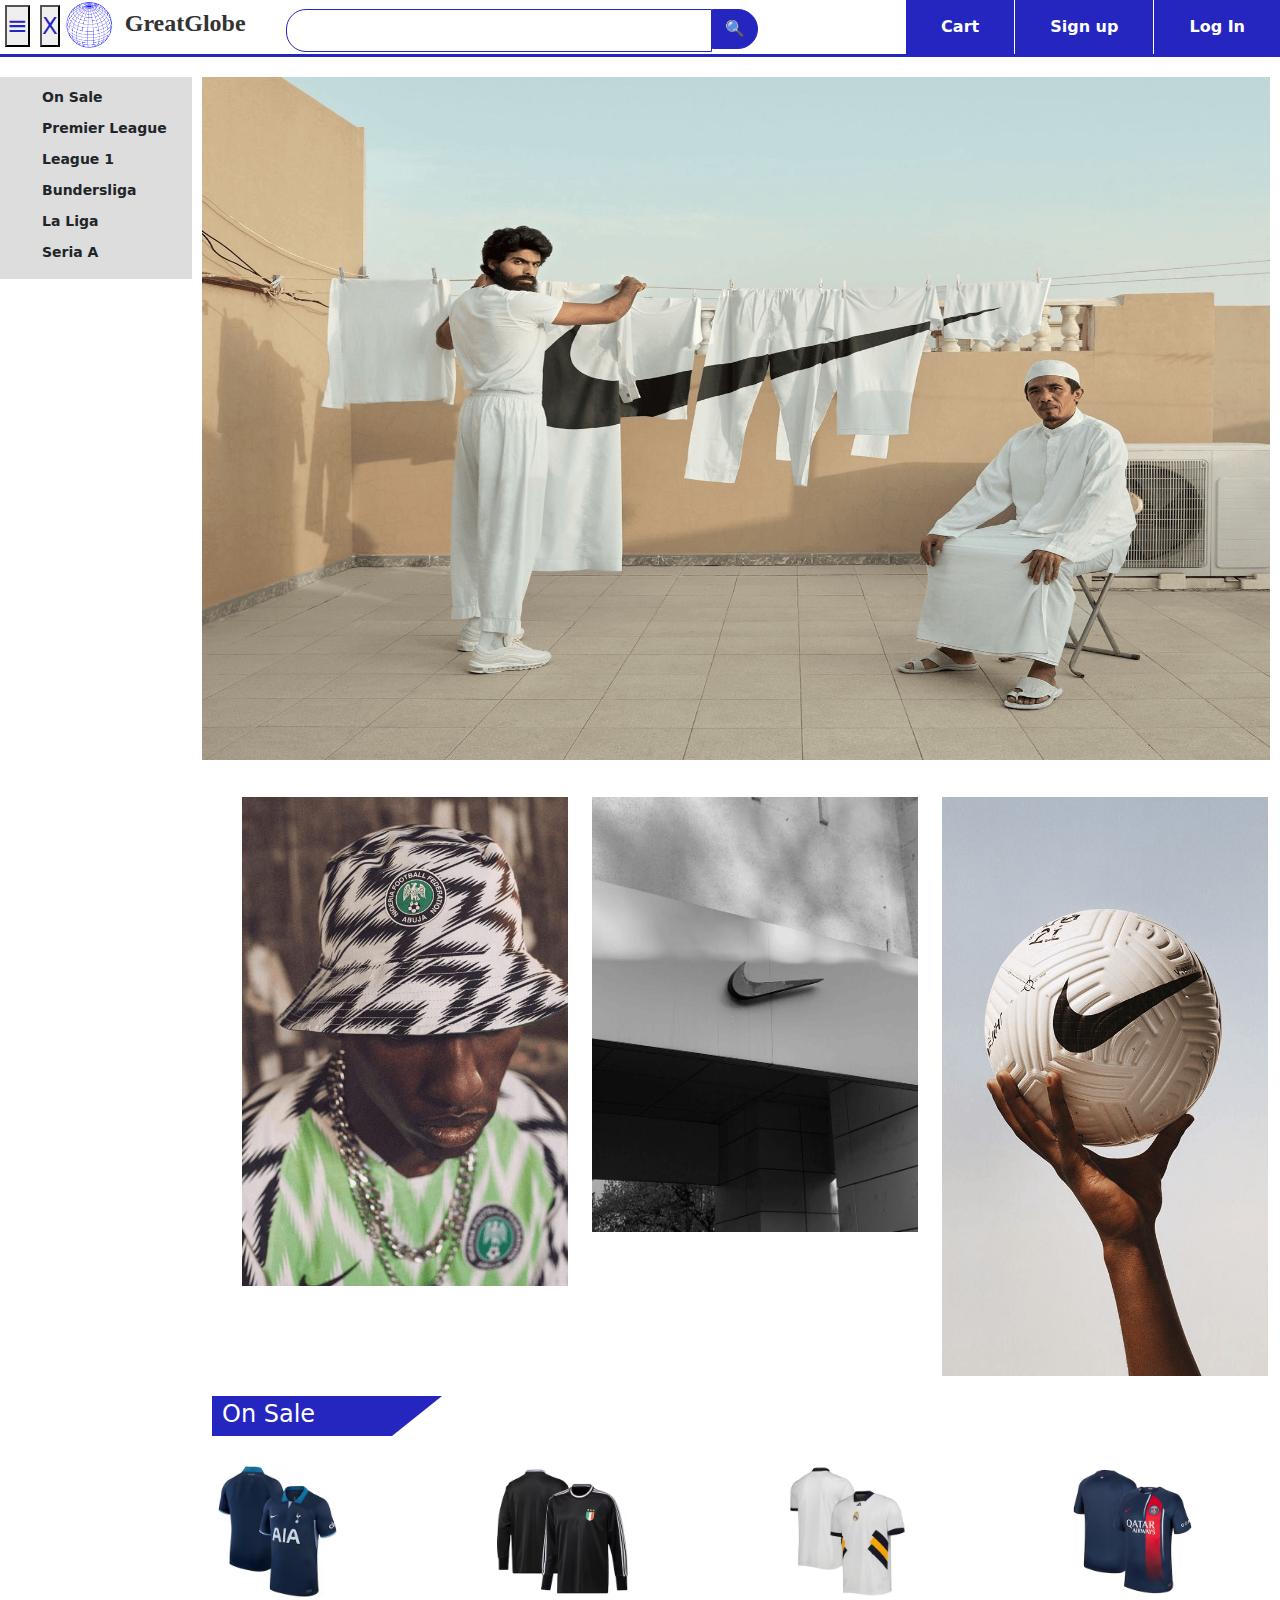
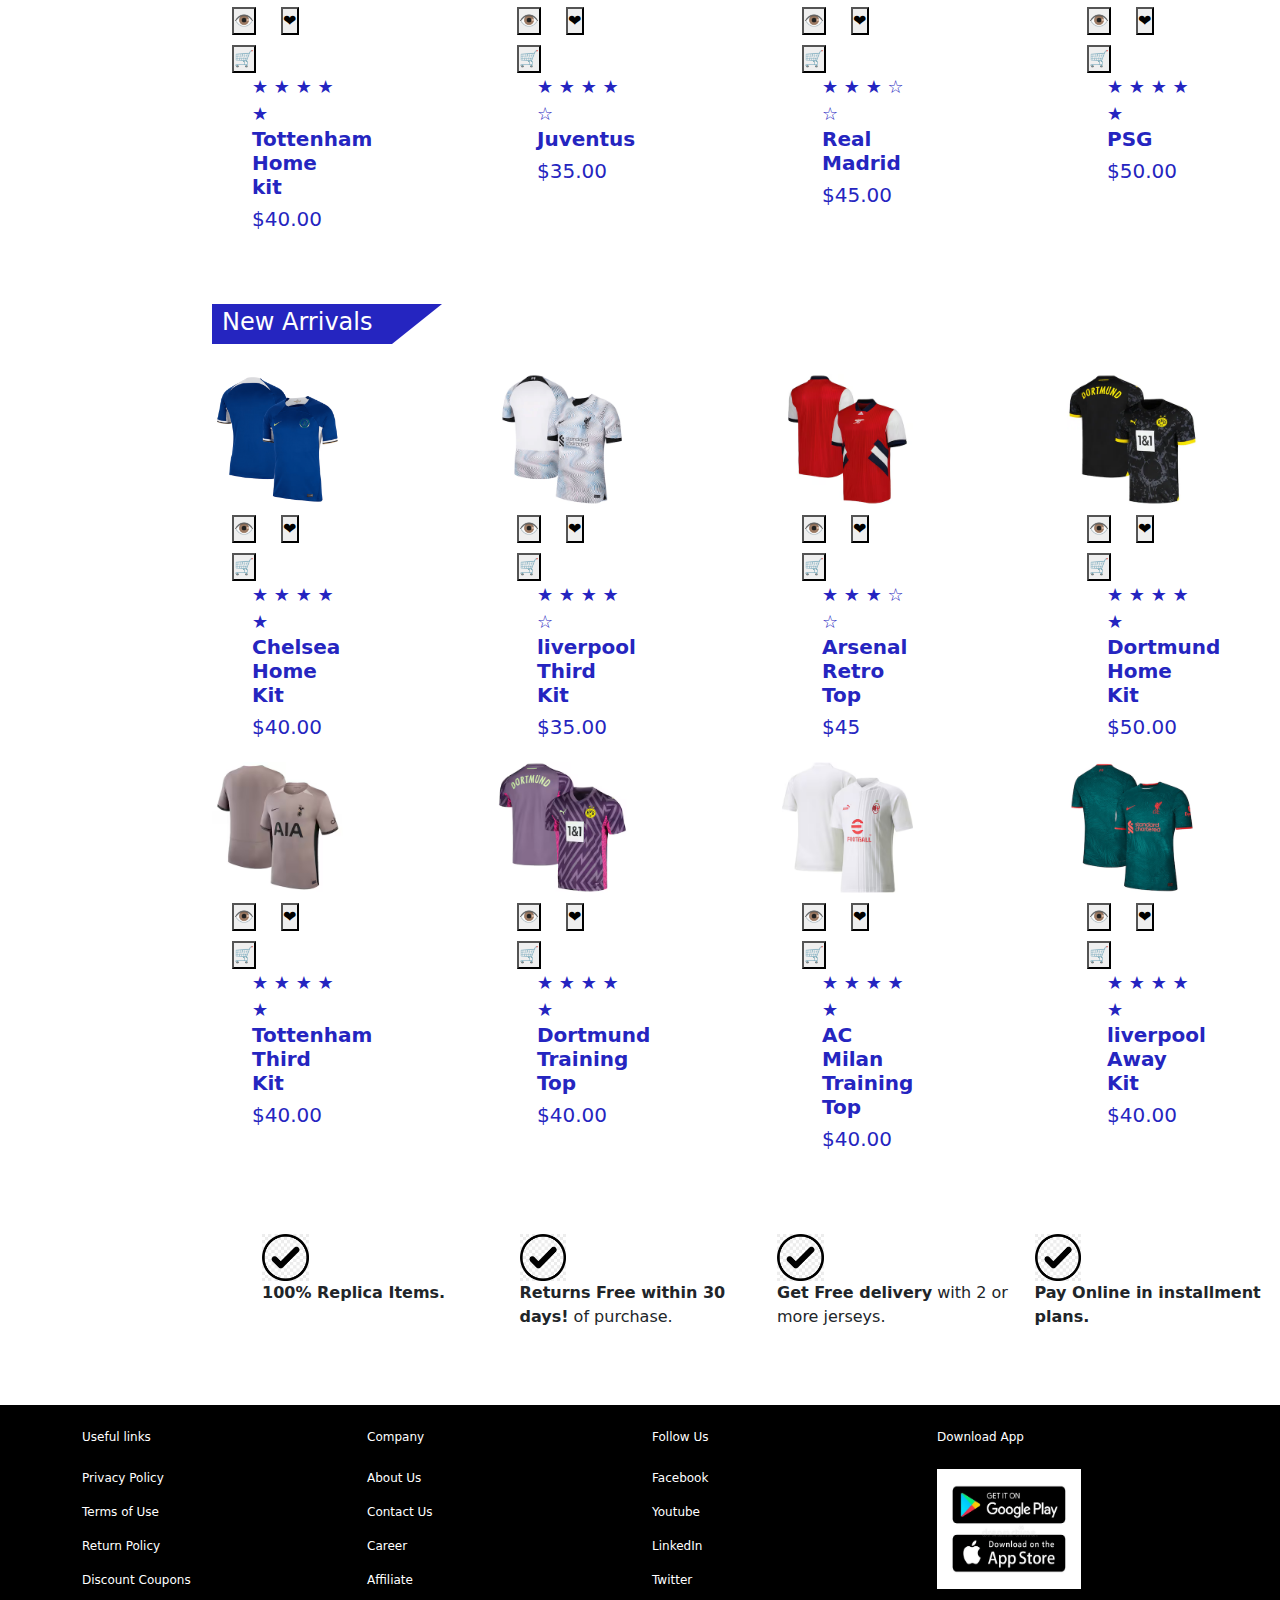
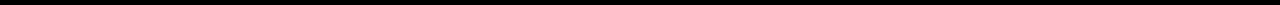
<file: index.html>
<!DOCTYPE html>
<html>
<head>
    <title>E-commerce Website</title>
    <link rel="stylesheet" href="style.css">
    <link rel="stylesheet" href="https://cdn.jsdelivr.net/npm/bootstrap@5.3.2/dist/css/bootstrap.min.css">
    <style>
        .logo {
            font-family: 'Georgia', serif; /* You can use a premium font-family of your choice */
            font-size: 24px; /* Adjust the font size as needed */
            font-weight: bold; /* Make the text bold for a luxurious look */
            color: #333; /* Choose a premium color for the text */
        }
    </style>
</head>
<body>
    <div class="top-nav-bar">
        <div class="search-box">
            <button class="menu-open" onclick="openMenu()">&#8801; </button>
            <button class="menu-close" onclick="closeMenu()">X</button>
            <img src="globe.png" width="50" height="50">
            <span class="logo">GreatGlobe</span>
            <input type="text" class="form-control">
            <span class="input-group-text">&#128269;</span> <!-- Unicode for a magnifying glass icon -->
        </div>

<div class="menu-bar">
<ul>
<li><a href="#">Cart</a></li>
<li><a href="#">Sign up</a></li>
<li><a href="#">Log In</a></li>
</ul>
</div>
    </div>
<section class="header">
    <div class="side-menu">
     <ul>
        <li>On Sale
        <ul>
            <a href="Manchesterunitedproduct.html"><li>Manchester United</li></a>
            <a href="Juventusproduct.html"><li>Juventus</li></a>
            <li>Real Madrid</li>
            <li>PSG</li>
        </ul>
        </li>
        <li>Premier League
            <ul>
                <a href="Tottenhamproduct.html"><li>Tottenham</li></a>
                <a href="Tottenham2product.html"><li>Tottenham 3rd</li></a>
                <a href="Arsenal.png"><li>Arsenal</li></a>
                <a href="Manchesterunitedproduct.html"><li>Manchester United</li></a>
                <a href="Chelseaproduct.html"><li>Chelsea</li></a>
                <a href="liverpoolaway.png"><li>Liverpool</li></a>
                <a href="Liverpool3rdproduct.html"><li>Liverpool Third</li></a>
                
            </ul>
        </li>
        
        <li>League 1<ul>
            <a href="psgproduct.html"><li>PSG</li></a>
        </ul>
    </li>
    <li>Bundersliga
        <ul>
            <a href="Dortmundproduct.html"><li>Dortmund</li></a>
            <a href="Dortmund3rdproduct.html"><li>Dortmund Training</li></a>
        </ul>
        </li>
        <li>La Liga
            <ul>
                <a href="Madridproduct.html"><li>Madrid</li></a>
              
            </ul>
        </li>
        
        <li>Seria A<ul>
            <a href= "Juventusproduct.html"><li>Juventus</li></a>
        </ul>
    </li>
    
    
       
        
      
  
       
    
     </ul>   
    </div>

    <div class="slider">
        <img src="aestheticheader.png"  style="width: 100%; height: 683px;">

        
    </div>
</section>




<section class="featured-categories">
 

    <div class="container">
<div class="row">
    <div class="col-md-4">
        <img src="nigeria.png">
    </div>
    <div class="col-md-4">
        <img src="Nike.png">
    </div>
    <div class="col-md-4">
        <img src="maybeheader.png">
    </div>

</div>
</div>
</section>

<section class="on-sale">
    <div class="container">
        <div class="title-box">
            <h2>On Sale</h2>
        </div>
        <div class="row">
            <div class="col-md-3">
                <div class ="product-top">
                    <a href="Tottenhamproduct.html"><img src="Tottenham.png"></a>
                    <div class="overlay-right">
                        <button type="button" class="btn-btn-secondary" title="Quick shop">&#128065;

                        </button>
                        <button type="button" class="btn-btn-secondary" title="Add to wishlist">&#10084;
                            
                        </button>
                        <button type="button" class="btn-btn-secondary" title="Add to cart">&#128722;
                            
                        </button>
                    </div>
                </div>
                <div class="product-bottom-text-center">
                    &#9733; &#9733; &#9733; &#9733; &#9733;
                    <h3>Tottenham Home kit</h3>

                <h5>$40.00</h5>
                </div>
                
                





            </div>


            <div class="col-md-3">
                <div class ="product-top">
                  <a href="Juventusproduct.html">  <img src="Juventus.png"></a>
                    <div class="overlay-right">
                        <button type="button" class="btn-btn-secondary" title="Quick shop">&#128065;

                        </button>
                        <button type="button" class="btn-btn-secondary" title="Add to wishlist">&#10084;
                            
                        </button>
                        <button type="button" class="btn-btn-secondary" title="Add to cart">&#128722;
                            
                        </button>
                    </div>
                </div>
                <div class="product-bottom-text-center">
                    &#9733; &#9733; &#9733; &#9733; &#9734;
                    <h3>Juventus</h3>

                <h5>$35.00</h5>
                </div>
                
                





            </div>
            <div class="col-md-3">
                <div class ="product-top">
                    <a href="Madridproduct.html"><img src="Madrid.png"></a>
                    <div class="overlay-right">
                        <button type="button" class="btn-btn-secondary" title="Quick shop">&#128065;

                        </button>
                        <button type="button" class="btn-btn-secondary" title="Add to wishlist">&#10084;
                            
                        </button>
                        <button type="button" class="btn-btn-secondary" title="Add to cart">&#128722;
                            
                        </button>
                    </div>
                </div>
                <div class="product-bottom-text-center">
                    &#9733; &#9733; &#9733; &#9734; &#9734;
                    <h3>Real Madrid</h3>

                <h5>$45.00</h5>
                </div>
                
                





            </div>
            <div class="col-md-3">
                <div class ="product-top">
                    <a href="psgproduct.html"><img src="PSG.png"></a>
                    <div class="overlay-right">
                        <button type="button" class="btn-btn-secondary" title="Quick shop">&#128065;

                        </button>
                        <button type="button" class="btn-btn-secondary" title="Add to wishlist">&#10084;
                            
                        </button>
                        <button type="button" class="btn-btn-secondary" title="Add to cart">&#128722;
                            
                        </button>
                    </div>
                </div>
                <div class="product-bottom-text-center">
                    &#9733; &#9733; &#9733; &#9733; &#9733;
                    <h3>PSG</h3>

                <h5>$50.00</h5>
                </div>
                
                





            </div>

        </div>
    </div>
</section>




<section class="New-products">

    <div class="container">
        <div class="title-box">
            <h2>New Arrivals</h2>
        </div>
        <div class="row">
            <div class="col-md-3">
                <div class ="product-top">
                   <a href="Chelseaproduct.html"> <img src="Chelsea.png"></a>
                    <div class="overlay-right">
                        <button type="button" class="btn-btn-secondary" title="Quick shop">&#128065;

                        </button>
                        <button type="button" class="btn-btn-secondary" title="Add to wishlist">&#10084;
                            
                        </button>
                        <button type="button" class="btn-btn-secondary" title="Add to cart">&#128722;
                            
                        </button>
                    </div>
                </div>
                <div class="product-bottom-text-center">
                    &#9733; &#9733; &#9733; &#9733; &#9733;
                    <h3>Chelsea Home Kit</h3>

                <h5>$40.00</h5>
                </div>
                
                





            </div>


            <div class="col-md-3">
                <div class ="product-top">
                    <a href="Liverpool3rdproduct.html"><img src="liverpool3r.png"></a>
                    <div class="overlay-right">
                        <button type="button" class="btn-btn-secondary" title="Quick shop">&#128065;

                        </button>
                        <button type="button" class="btn-btn-secondary" title="Add to wishlist">&#10084;
                            
                        </button>
                        <button type="button" class="btn-btn-secondary" title="Add to cart">&#128722;
                            
                        </button>
                    </div>
                </div>
                <div class="product-bottom-text-center">
                    &#9733; &#9733; &#9733; &#9733; &#9734;
                    <h3>liverpool Third Kit</h3>

                <h5>$35.00</h5>
                </div>
                
                





            </div>
            <div class="col-md-3">
                <div class ="product-top">
                    <a href="Arsenalproduct.html"><img src="Arsenal.png"></a>
                    <div class="overlay-right">
                        <button type="button" class="btn-btn-secondary" title="Quick shop">&#128065;

                        </button>
                        <button type="button" class="btn-btn-secondary" title="Add to wishlist">&#10084;
                            
                        </button>
                        <button type="button" class="btn-btn-secondary" title="Add to cart">&#128722;
                            
                        </button>
                    </div>
                </div>
                <div class="product-bottom-text-center">
                    &#9733; &#9733; &#9733; &#9734; &#9734;
                    <h3>Arsenal Retro Top</h3>

                <h5>$45</h5>
                </div>
                
                





            </div>
            <div class="col-md-3">
                <div class ="product-top">
                   <a href="Dortmundproduct.html"> <img src="Dortmund.png"></a>
                    <div class="overlay-right">
                        <button type="button" class="btn-btn-secondary" title="Quick shop">&#128065;

                        </button>
                        <button type="button" class="btn-btn-secondary" title="Add to wishlist">&#10084;
                            
                        </button>
                        <button type="button" class="btn-btn-secondary" title="Add to cart">&#128722;
                            
                        </button>
                    </div>
                </div>
                <div class="product-bottom-text-center">
                    &#9733; &#9733; &#9733; &#9733; &#9733;
                    <h3>Dortmund Home Kit</h3>

                <h5>$50.00</h5>
                </div>
                
                





            </div>
            <div class="col-md-3">
                <div class ="product-top">
                   <a href="Tottenham2product.html"> <img src="Tottenham2.png"></a>
                    <div class="overlay-right">
                        <button type="button" class="btn-btn-secondary" title="Quick shop">&#128065;

                        </button>
                        <button type="button" class="btn-btn-secondary" title="Add to wishlist">&#10084;
                            
                        </button>
                        <button type="button" class="btn-btn-secondary" title="Add to cart">&#128722;
                            
                        </button>
                    </div>
                </div>
                <div class="product-bottom-text-center">
                    &#9733; &#9733; &#9733; &#9733; &#9733;
                    <h3>Tottenham Third Kit</h3>

                <h5>$40.00</h5>
                </div>
                
                





            </div>
            <div class="col-md-3">
                <div class ="product-top">
                    <a href="Dortmund3rdproduct.html"><img src="Dortmund3.png"></a>
                    <div class="overlay-right">
                        <button type="button" class="btn-btn-secondary" title="Quick shop">&#128065;

                        </button>
                        <button type="button" class="btn-btn-secondary" title="Add to wishlist">&#10084;
                            
                        </button>
                        <button type="button" class="btn-btn-secondary" title="Add to cart">&#128722;
                            
                        </button>
                    </div>
                </div>
                <div class="product-bottom-text-center">
                    &#9733; &#9733; &#9733; &#9733; &#9733;
                    <h3>Dortmund Training Top</h3>

                <h5>$40.00</h5>
                </div>
                
                





            </div>
            <div class="col-md-3">
                <div class ="product-top">
                   <a href="ACproduct.html"><img src="AC milan.png"></a>
                    <div class="overlay-right">
                        <button type="button" class="btn-btn-secondary" title="Quick shop">&#128065;

                        </button>
                        <button type="button" class="btn-btn-secondary" title="Add to wishlist">&#10084;
                            
                        </button>
                        <button type="button" class="btn-btn-secondary" title="Add to cart">&#128722;
                            
                        </button>
                    </div>
                </div>
                <div class="product-bottom-text-center">
                    &#9733; &#9733; &#9733; &#9733; &#9733;
                    <h3>AC Milan Training Top</h3>

                <h5>$40.00</h5>
                </div>
                
                





            </div>
            <div class="col-md-3">
                <div class ="product-top">
                   <a href="Liverpoolawayproduct.html"> <img src="liverpoolaway.png"></a>
                    <div class="overlay-right">
                        <button type="button" class="btn-btn-secondary" title="Quick shop">&#128065;

                        </button>
                        <button type="button" class="btn-btn-secondary" title="Add to wishlist">&#10084;
                            
                        </button>
                        <button type="button" class="btn-btn-secondary" title="Add to cart">&#128722;
                            
                        </button>
                    </div>
                </div>
                <div class="product-bottom-text-center">
                    &#9733; &#9733; &#9733; &#9733; &#9733;
                    <h3>liverpool Away Kit</h3>

                <h5>$40.00</h5>
                </div>
                
                





            </div>


        </div>
    </div>
</section>




<section class="website-features">

    <div class="container">
        <div class="row">
            <div class="col-md-3 feature-box">
                <img src="check.png">
                <div class="feature-text">
                    <p><b>100% Replica Items.</b></p>
                </div>
            </div>
            <div class="col-md-3 feature-box">
                <img src="check.png">
                <div class="feature-text">
                    <p><b>Returns Free within 30 days!</b> of purchase.</p>
                </div>
            </div>
            <div class="col-md-3 feature-box">
                <img src="check.png">
                <div class="feature-text">
                    <p><b>Get Free delivery</b> with 2 or more jerseys.</p>
                </div>
            </div>
            <div class="col-md-3 feature-box">
                <img src="check.png">
                <div class="feature-text">
                    <p><b>Pay Online in installment plans.</b></p>
                </div>
            </div>




        </div>
    </div>
</section>



<section class="footer">
    <div class="container tex-center">
        <div class="row">
            <div class="col-md-3">
                <h1>Useful links</h1>
                <p>Privacy Policy</p>
                <p>Terms of Use</p>
                <p>Return Policy</p>
                <p>Discount Coupons</p>
            </div>

            
            <div class="col-md-3">
                <h1>Company</h1>
                <p>About Us</p>
                <p>Contact Us</p>
                <p>Career</p>
                <p>Affiliate</p>
            </div>

            <div class="col-md-3">
                <h1>Follow Us</h1>
                <p>Facebook</p>
                <p>Youtube</p>
                <p>LinkedIn</p>
                <p>Twitter</p>
                
            </div>

            <div class="col-md-3 footer-image">
                <h1>Download App</h1>
                <img src="google.png" style="width: 55%; height: 120px;">
    

                
            </div>
        </div>
    </div>
</section>



<script>
    function openMenu() {
        // Show the side menu
        document.querySelector('.side-menu').style.display = 'block';
    }

    function closeMenu() {
        // Hide the side menu
        document.querySelector('.side-menu').style.display = 'none';
    }
</script>

</body>
</html>
</file>
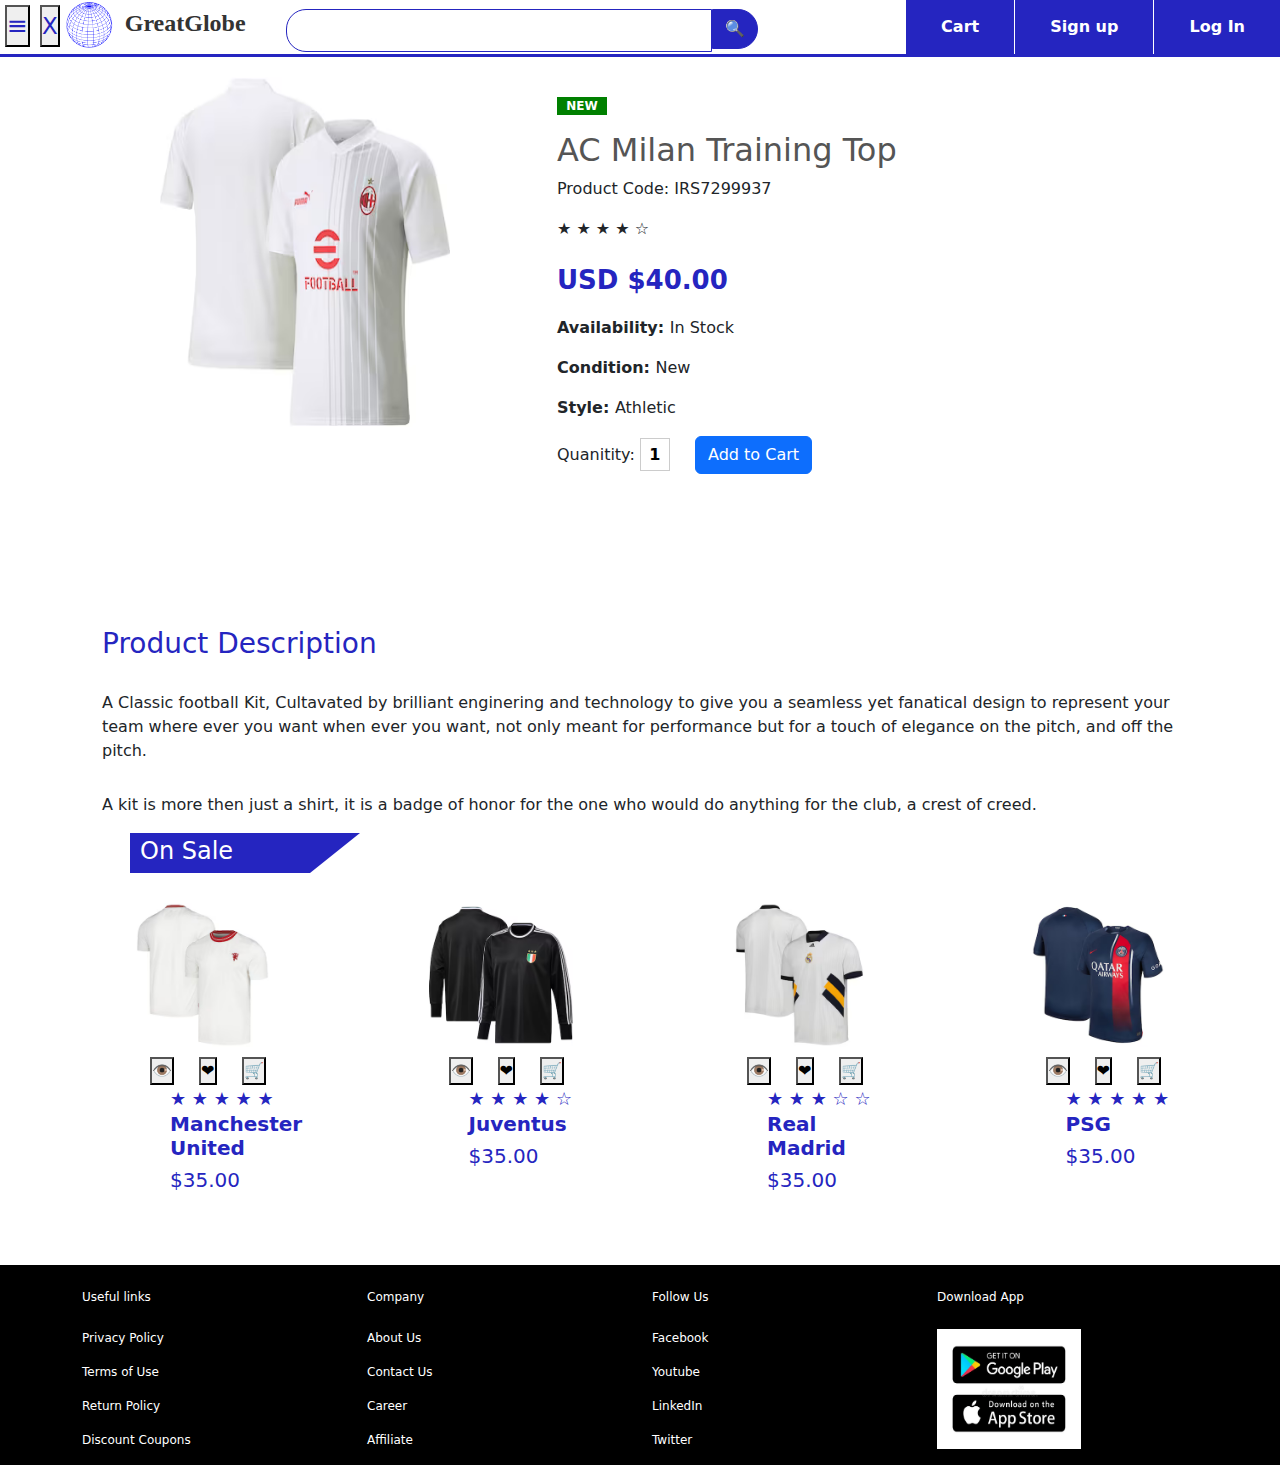
<file: ACproduct.html>
<!DOCTYPE html>
<html>
<head>
    <title>E-commerce Website Single Product</title>
    <link rel="stylesheet" href="style.css">
    <link rel="stylesheet" href="https://cdn.jsdelivr.net/npm/bootstrap@5.3.2/dist/css/bootstrap.min.css">
    <style>
        .logo {
            font-family: 'Georgia', serif; /* You can use a premium font-family of your choice */
            font-size: 24px; /* Adjust the font size as needed */
            font-weight: bold; /* Make the text bold for a luxurious look */
            color: #333; /* Choose a premium color for the text */
        }
    </style>
</head>
<body>
    <div class="top-nav-bar">
        <div class="search-box">
            <button class="menu-open" onclick="openMenu()">&#8801; </button>
            <button class="menu-close" onclick="closeMenu()">X</button>
           <a href="index.html"> <img src="globe.png" width="50" height="50"></a>
            <span class="logo">GreatGlobe</span>
            <input type="text" class="form-control">
            <span class="input-group-text">&#128269;</span> <!-- Unicode for a magnifying glass icon -->
        </div>

<div class="menu-bar">
<ul>
<li><a href="#">Cart</a></li>
<li><a href="#">Sign up</a></li>
<li><a href="#">Log In</a></li>
</ul>
</div>
    </div>


<section class="single-product">
    <div class="container">
        <div class="row">
            <div class="col-md-5">
                <div class="slider">
                    <img src="AC milan.png"  style="width: 80%; height: 350px;">
                </div>
            </div>
            <div class="col-md-7">
                <p class="new-arrival text-center"> NEW</p>
                <h2>AC Milan Training Top</h2>
                <p>Product Code: IRS7299937</p>
                <div class="product-bottom"  color:rgb(37, 37, 192)>
                    &#9733; &#9733; &#9733; &#9733; &#9734;
                    
                    </div>
                    <p class="price">USD $40.00</p>
                    <p><b>Availability: </b>In Stock</p>
                    <p><b>Condition: </b> New</p>
                    <p><b>Style: </b>Athletic</p>
                   <label>Quanitity: </label>
                   <input type="text" value="1">
                   <button type="button" class="btn btn-primary"> Add to Cart</button>
                   
            </div>
            
        </div>
    </div>
</section>


<section class="product-description">
    <div class="container">
        <h6>Product Description</h6>
        <p>A Classic football Kit, Cultavated by brilliant enginering and technology to give you a seamless yet fanatical design to represent your team where ever you want when ever you want, not only meant for performance but for a touch of elegance on the pitch, and off the pitch.</p>
        <p>A kit is more then just a shirt, it is a badge of honor for the one who would do anything for the club, a crest of creed.</p>
    </div>

    <div class="container2">
        <div class="title-box">
            <h2>On Sale</h2>
        </div>
        <div class="row">
            <div class="col-md-3">
                <div class ="product-top">
                    <img src="Manchester United.png">
                    <div class="overlay-right">
                        <button type="button" class="btn-btn-secondary" title="Quick shop">&#128065;

                        </button>
                        <button type="button" class="btn-btn-secondary" title="Add to wishlist">&#10084;
                            
                        </button>
                        <button type="button" class="btn-btn-secondary" title="Add to cart">&#128722;
                            
                        </button>
                    </div>
                </div>
                <div class="product-bottom-text-center">
                    &#9733; &#9733; &#9733; &#9733; &#9733;
                    <h3>Manchester United</h3>

                <h5>$35.00</h5>
                </div>
                
                





            </div>


            <div class="col-md-3">
                <div class ="product-top">
                    <img src="Juventus.png">
                    <div class="overlay-right">
                        <button type="button" class="btn-btn-secondary" title="Quick shop">&#128065;

                        </button>
                        <button type="button" class="btn-btn-secondary" title="Add to wishlist">&#10084;
                            
                        </button>
                        <button type="button" class="btn-btn-secondary" title="Add to cart">&#128722;
                            
                        </button>
                    </div>
                </div>
                <div class="product-bottom-text-center">
                    &#9733; &#9733; &#9733; &#9733; &#9734;
                    <h3>Juventus</h3>

                <h5>$35.00</h5>
                </div>
                
                





            </div>
            <div class="col-md-3">
                <div class ="product-top">
                    <img src="Madrid.png">
                    <div class="overlay-right">
                        <button type="button" class="btn-btn-secondary" title="Quick shop">&#128065;

                        </button>
                        <button type="button" class="btn-btn-secondary" title="Add to wishlist">&#10084;
                            
                        </button>
                        <button type="button" class="btn-btn-secondary" title="Add to cart">&#128722;
                            
                        </button>
                    </div>
                </div>
                <div class="product-bottom-text-center">
                    &#9733; &#9733; &#9733; &#9734; &#9734;
                    <h3>Real Madrid</h3>

                <h5>$35.00</h5>
                </div>
                
                





            </div>
            <div class="col-md-3">
                <div class ="product-top">
                    <img src="PSG.png">
                    <div class="overlay-right">
                        <button type="button" class="btn-btn-secondary" title="Quick shop">&#128065;

                        </button>
                        <button type="button" class="btn-btn-secondary" title="Add to wishlist">&#10084;
                            
                        </button>
                        <button type="button" class="btn-btn-secondary" title="Add to cart">&#128722;
                            
                        </button>
                    </div>
                </div>
                <div class="product-bottom-text-center">
                    &#9733; &#9733; &#9733; &#9733; &#9733;
                    <h3>PSG</h3>

                <h5>$35.00</h5>
                </div>
                
                





            </div>

        </div>
    </div>
</section>














    <section class="footer">
        <div class="container tex-center">
            <div class="row">
                <div class="col-md-3">
                    <h1>Useful links</h1>
                    <p>Privacy Policy</p>
                    <p>Terms of Use</p>
                    <p>Return Policy</p>
                    <p>Discount Coupons</p>
                </div>
    
                
                <div class="col-md-3">
                    <h1>Company</h1>
                    <p>About Us</p>
                    <p>Contact Us</p>
                    <p>Career</p>
                    <p>Affiliate</p>
                </div>
    
                <div class="col-md-3">
                    <h1>Follow Us</h1>
                    <p>Facebook</p>
                    <p>Youtube</p>
                    <p>LinkedIn</p>
                    <p>Twitter</p>
                    
                </div>
    
                <div class="col-md-3 footer-image">
                    <h1>Download App</h1>
                    <img src="google.png" style="width: 55%; height: 120px;">
    
                    
                </div>
            </div>
        </div>
    </section>
    
    
    
    <script>
        function openMenu() {
            // Show the side menu
            document.querySelector('.side-menu').style.display = 'block';
        }
    
        function closeMenu() {
            // Hide the side menu
            document.querySelector('.side-menu').style.display = 'none';
        }
    </script>
    



    </body>
</file>
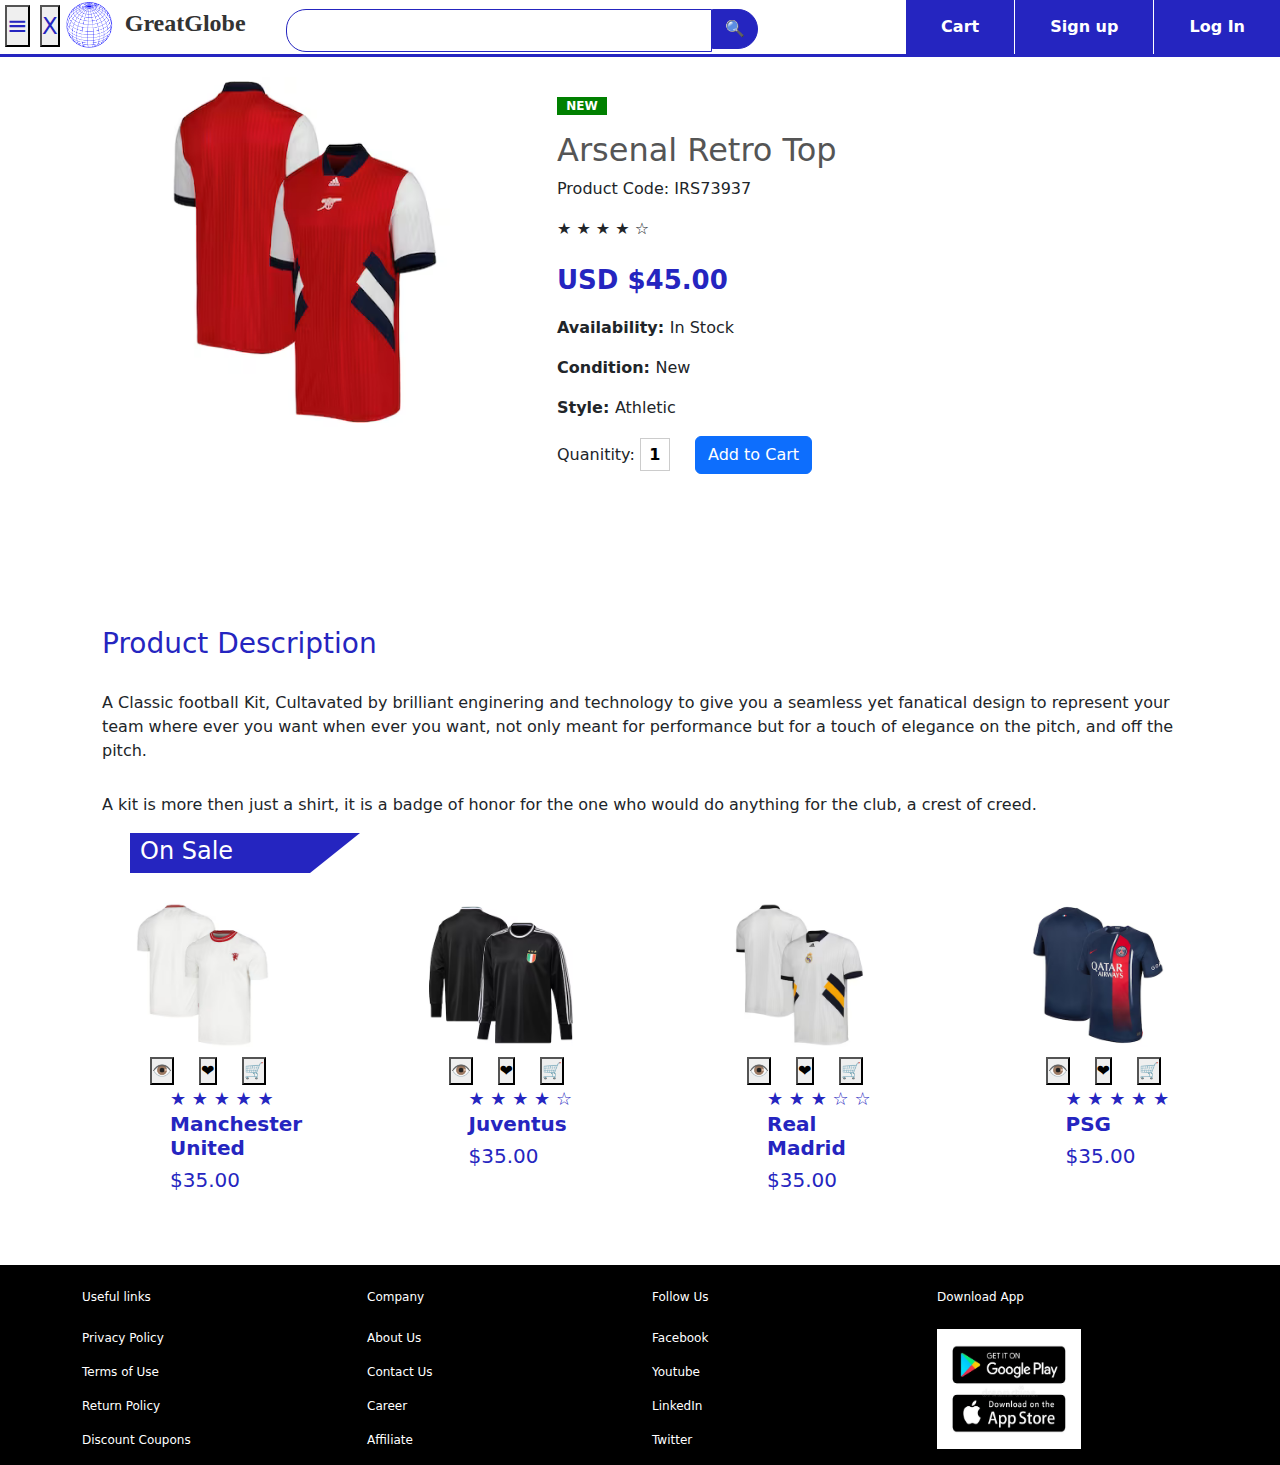
<file: Arsenalproduct.html>
<!DOCTYPE html>
<html>
<head>
    <title>E-commerce Website Single Product</title>
    <link rel="stylesheet" href="style.css">
    <link rel="stylesheet" href="https://cdn.jsdelivr.net/npm/bootstrap@5.3.2/dist/css/bootstrap.min.css">
    <style>
        .logo {
            font-family: 'Georgia', serif; /* You can use a premium font-family of your choice */
            font-size: 24px; /* Adjust the font size as needed */
            font-weight: bold; /* Make the text bold for a luxurious look */
            color: #333; /* Choose a premium color for the text */
        }
    </style>
</head>
<body>
    <div class="top-nav-bar">
        <div class="search-box">
            <button class="menu-open" onclick="openMenu()">&#8801; </button>
            <button class="menu-close" onclick="closeMenu()">X</button>
           <a href="index.html"> <img src="globe.png" width="50" height="50"></a>
            <span class="logo">GreatGlobe</span>
            <input type="text" class="form-control">
            <span class="input-group-text">&#128269;</span> <!-- Unicode for a magnifying glass icon -->
        </div>

<div class="menu-bar">
<ul>
<li><a href="#">Cart</a></li>
<li><a href="#">Sign up</a></li>
<li><a href="#">Log In</a></li>
</ul>
</div>
    </div>


<section class="single-product">
    <div class="container">
        <div class="row">
            <div class="col-md-5">
                <div class="slider">
                    <img src="Arsenal.png"  style="width: 80%; height: 350px;">
                </div>
            </div>
            <div class="col-md-7">
                <p class="new-arrival text-center"> NEW</p>
                <h2>Arsenal Retro Top</h2>
                <p>Product Code: IRS73937</p>
                <div class="product-bottom"  color:rgb(37, 37, 192)>
                    &#9733; &#9733; &#9733; &#9733; &#9734;
                    
                    </div>
                    <p class="price">USD $45.00</p>
                    <p><b>Availability: </b>In Stock</p>
                    <p><b>Condition: </b> New</p>
                    <p><b>Style: </b>Athletic</p>
                   <label>Quanitity: </label>
                   <input type="text" value="1">
                   <button type="button" class="btn btn-primary"> Add to Cart</button>
                   
            </div>
            
        </div>
    </div>
</section>


<section class="product-description">
    <div class="container">
        <h6>Product Description</h6>
        <p>A Classic football Kit, Cultavated by brilliant enginering and technology to give you a seamless yet fanatical design to represent your team where ever you want when ever you want, not only meant for performance but for a touch of elegance on the pitch, and off the pitch.</p>
        <p>A kit is more then just a shirt, it is a badge of honor for the one who would do anything for the club, a crest of creed.</p>
    </div>

    <div class="container2">
        <div class="title-box">
            <h2>On Sale</h2>
        </div>
        <div class="row">
            <div class="col-md-3">
                <div class ="product-top">
                    <img src="Manchester United.png">
                    <div class="overlay-right">
                        <button type="button" class="btn-btn-secondary" title="Quick shop">&#128065;

                        </button>
                        <button type="button" class="btn-btn-secondary" title="Add to wishlist">&#10084;
                            
                        </button>
                        <button type="button" class="btn-btn-secondary" title="Add to cart">&#128722;
                            
                        </button>
                    </div>
                </div>
                <div class="product-bottom-text-center">
                    &#9733; &#9733; &#9733; &#9733; &#9733;
                    <h3>Manchester United</h3>

                <h5>$35.00</h5>
                </div>
                
                





            </div>


            <div class="col-md-3">
                <div class ="product-top">
                    <img src="Juventus.png">
                    <div class="overlay-right">
                        <button type="button" class="btn-btn-secondary" title="Quick shop">&#128065;

                        </button>
                        <button type="button" class="btn-btn-secondary" title="Add to wishlist">&#10084;
                            
                        </button>
                        <button type="button" class="btn-btn-secondary" title="Add to cart">&#128722;
                            
                        </button>
                    </div>
                </div>
                <div class="product-bottom-text-center">
                    &#9733; &#9733; &#9733; &#9733; &#9734;
                    <h3>Juventus</h3>

                <h5>$35.00</h5>
                </div>
                
                





            </div>
            <div class="col-md-3">
                <div class ="product-top">
                    <img src="Madrid.png">
                    <div class="overlay-right">
                        <button type="button" class="btn-btn-secondary" title="Quick shop">&#128065;

                        </button>
                        <button type="button" class="btn-btn-secondary" title="Add to wishlist">&#10084;
                            
                        </button>
                        <button type="button" class="btn-btn-secondary" title="Add to cart">&#128722;
                            
                        </button>
                    </div>
                </div>
                <div class="product-bottom-text-center">
                    &#9733; &#9733; &#9733; &#9734; &#9734;
                    <h3>Real Madrid</h3>

                <h5>$35.00</h5>
                </div>
                
                





            </div>
            <div class="col-md-3">
                <div class ="product-top">
                    <img src="PSG.png">
                    <div class="overlay-right">
                        <button type="button" class="btn-btn-secondary" title="Quick shop">&#128065;

                        </button>
                        <button type="button" class="btn-btn-secondary" title="Add to wishlist">&#10084;
                            
                        </button>
                        <button type="button" class="btn-btn-secondary" title="Add to cart">&#128722;
                            
                        </button>
                    </div>
                </div>
                <div class="product-bottom-text-center">
                    &#9733; &#9733; &#9733; &#9733; &#9733;
                    <h3>PSG</h3>

                <h5>$35.00</h5>
                </div>
                
                





            </div>

        </div>
    </div>
</section>














    <section class="footer">
        <div class="container tex-center">
            <div class="row">
                <div class="col-md-3">
                    <h1>Useful links</h1>
                    <p>Privacy Policy</p>
                    <p>Terms of Use</p>
                    <p>Return Policy</p>
                    <p>Discount Coupons</p>
                </div>
    
                
                <div class="col-md-3">
                    <h1>Company</h1>
                    <p>About Us</p>
                    <p>Contact Us</p>
                    <p>Career</p>
                    <p>Affiliate</p>
                </div>
    
                <div class="col-md-3">
                    <h1>Follow Us</h1>
                    <p>Facebook</p>
                    <p>Youtube</p>
                    <p>LinkedIn</p>
                    <p>Twitter</p>
                    
                </div>
    
                <div class="col-md-3 footer-image">
                    <h1>Download App</h1>
                    <img src="google.png" style="width: 55%; height: 120px;">
    
                    
                </div>
            </div>
        </div>
    </section>
    
    
    
    <script>
        function openMenu() {
            // Show the side menu
            document.querySelector('.side-menu').style.display = 'block';
        }
    
        function closeMenu() {
            // Hide the side menu
            document.querySelector('.side-menu').style.display = 'none';
        }
    </script>
    



    </body>
</file>
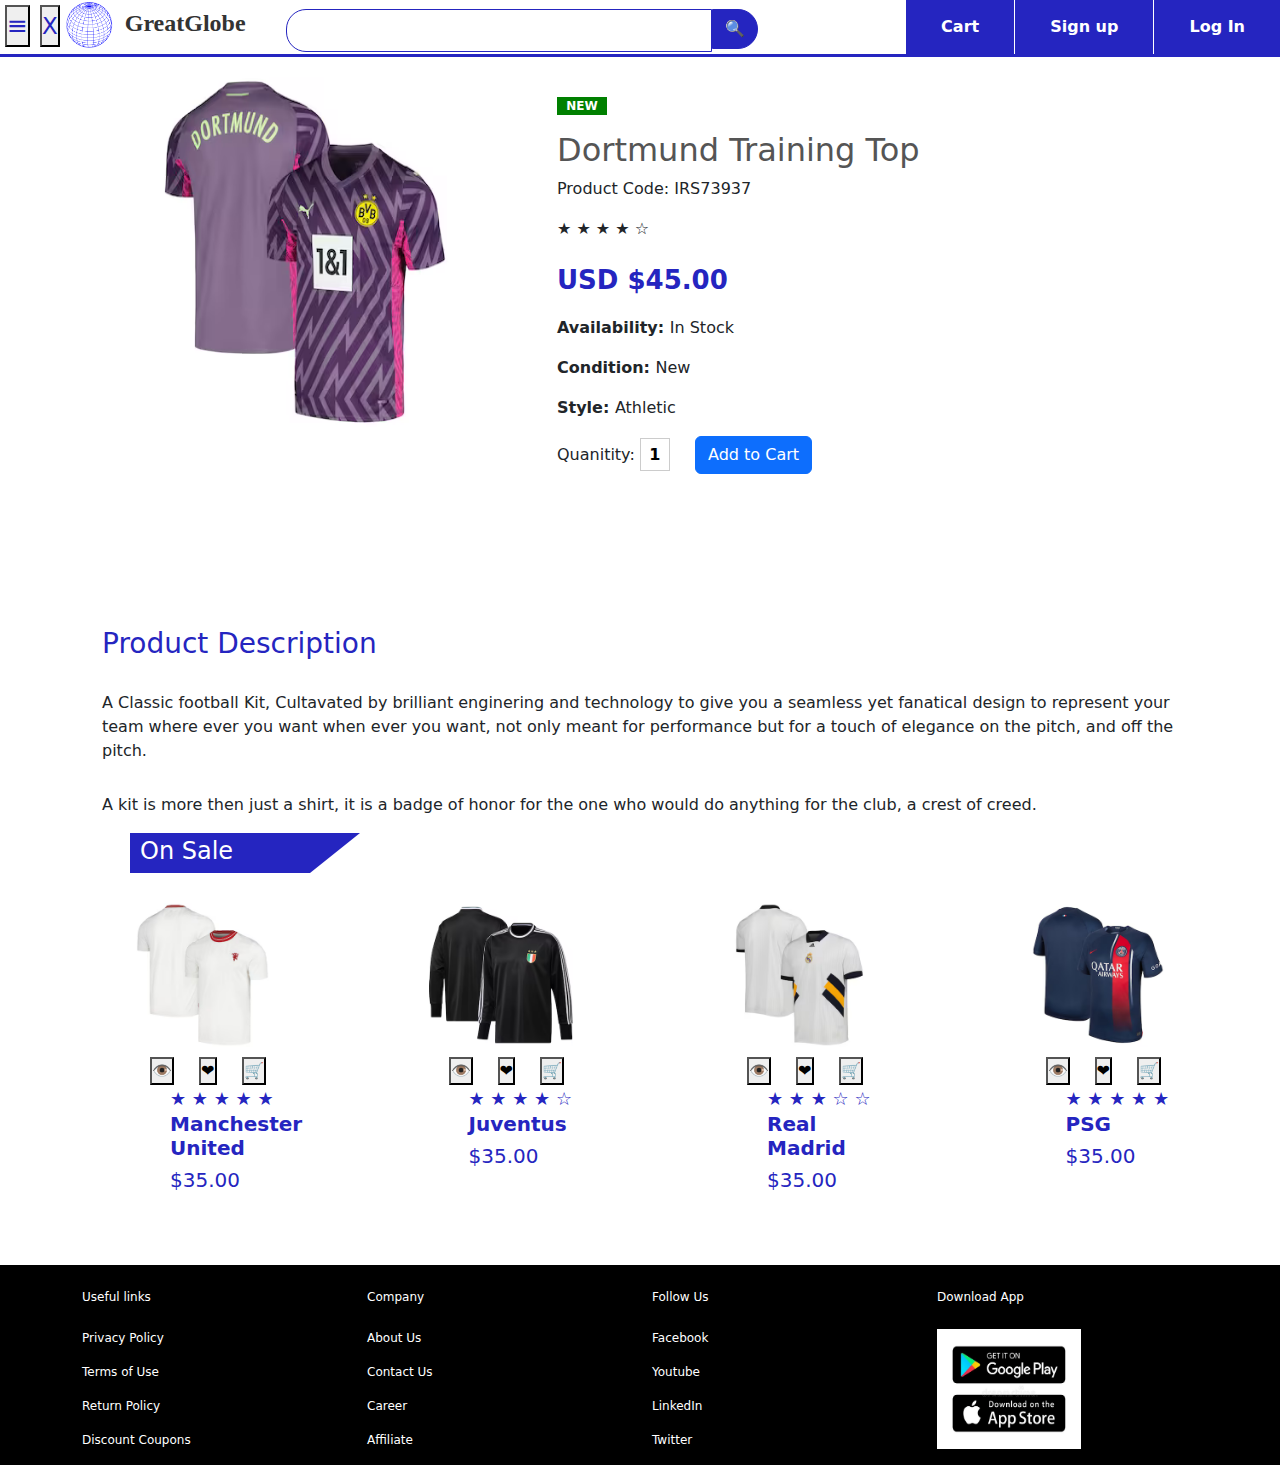
<file: Dortmund3rdproduct.html>
<!DOCTYPE html>
<html>
<head>
    <title>E-commerce Website Single Product</title>
    <link rel="stylesheet" href="style.css">
    <link rel="stylesheet" href="https://cdn.jsdelivr.net/npm/bootstrap@5.3.2/dist/css/bootstrap.min.css">
    <style>
        .logo {
            font-family: 'Georgia', serif; /* You can use a premium font-family of your choice */
            font-size: 24px; /* Adjust the font size as needed */
            font-weight: bold; /* Make the text bold for a luxurious look */
            color: #333; /* Choose a premium color for the text */
        }
    </style>
</head>
<body>
    <div class="top-nav-bar">
        <div class="search-box">
            <button class="menu-open" onclick="openMenu()">&#8801; </button>
            <button class="menu-close" onclick="closeMenu()">X</button>
           <a href="index.html"> <img src="globe.png" width="50" height="50"></a>
            <span class="logo">GreatGlobe</span>
            <input type="text" class="form-control">
            <span class="input-group-text">&#128269;</span> <!-- Unicode for a magnifying glass icon -->
        </div>

<div class="menu-bar">
<ul>
<li><a href="#">Cart</a></li>
<li><a href="#">Sign up</a></li>
<li><a href="#">Log In</a></li>
</ul>
</div>
    </div>


<section class="single-product">
    <div class="container">
        <div class="row">
            <div class="col-md-5">
                <div class="slider">
                    <img src="Dortmund3.png"  style="width: 80%; height: 350px;">
                </div>
            </div>
            <div class="col-md-7">
                <p class="new-arrival text-center"> NEW</p>
                <h2>Dortmund Training Top</h2>
                <p>Product Code: IRS73937</p>
                <div class="product-bottom"  color:rgb(37, 37, 192)>
                    &#9733; &#9733; &#9733; &#9733; &#9734;
                    
                    </div>
                    <p class="price">USD $45.00</p>
                    <p><b>Availability: </b>In Stock</p>
                    <p><b>Condition: </b> New</p>
                    <p><b>Style: </b>Athletic</p>
                   <label>Quanitity: </label>
                   <input type="text" value="1">
                   <button type="button" class="btn btn-primary"> Add to Cart</button>
                   
            </div>
            
        </div>
    </div>
</section>


<section class="product-description">
    <div class="container">
        <h6>Product Description</h6>
        <p>A Classic football Kit, Cultavated by brilliant enginering and technology to give you a seamless yet fanatical design to represent your team where ever you want when ever you want, not only meant for performance but for a touch of elegance on the pitch, and off the pitch.</p>
        <p>A kit is more then just a shirt, it is a badge of honor for the one who would do anything for the club, a crest of creed.</p>
    </div>

    <div class="container2">
        <div class="title-box">
            <h2>On Sale</h2>
        </div>
        <div class="row">
            <div class="col-md-3">
                <div class ="product-top">
                    <img src="Manchester United.png">
                    <div class="overlay-right">
                        <button type="button" class="btn-btn-secondary" title="Quick shop">&#128065;

                        </button>
                        <button type="button" class="btn-btn-secondary" title="Add to wishlist">&#10084;
                            
                        </button>
                        <button type="button" class="btn-btn-secondary" title="Add to cart">&#128722;
                            
                        </button>
                    </div>
                </div>
                <div class="product-bottom-text-center">
                    &#9733; &#9733; &#9733; &#9733; &#9733;
                    <h3>Manchester United</h3>

                <h5>$35.00</h5>
                </div>
                
                





            </div>


            <div class="col-md-3">
                <div class ="product-top">
                    <img src="Juventus.png">
                    <div class="overlay-right">
                        <button type="button" class="btn-btn-secondary" title="Quick shop">&#128065;

                        </button>
                        <button type="button" class="btn-btn-secondary" title="Add to wishlist">&#10084;
                            
                        </button>
                        <button type="button" class="btn-btn-secondary" title="Add to cart">&#128722;
                            
                        </button>
                    </div>
                </div>
                <div class="product-bottom-text-center">
                    &#9733; &#9733; &#9733; &#9733; &#9734;
                    <h3>Juventus</h3>

                <h5>$35.00</h5>
                </div>
                
                





            </div>
            <div class="col-md-3">
                <div class ="product-top">
                    <img src="Madrid.png">
                    <div class="overlay-right">
                        <button type="button" class="btn-btn-secondary" title="Quick shop">&#128065;

                        </button>
                        <button type="button" class="btn-btn-secondary" title="Add to wishlist">&#10084;
                            
                        </button>
                        <button type="button" class="btn-btn-secondary" title="Add to cart">&#128722;
                            
                        </button>
                    </div>
                </div>
                <div class="product-bottom-text-center">
                    &#9733; &#9733; &#9733; &#9734; &#9734;
                    <h3>Real Madrid</h3>

                <h5>$35.00</h5>
                </div>
                
                





            </div>
            <div class="col-md-3">
                <div class ="product-top">
                    <img src="PSG.png">
                    <div class="overlay-right">
                        <button type="button" class="btn-btn-secondary" title="Quick shop">&#128065;

                        </button>
                        <button type="button" class="btn-btn-secondary" title="Add to wishlist">&#10084;
                            
                        </button>
                        <button type="button" class="btn-btn-secondary" title="Add to cart">&#128722;
                            
                        </button>
                    </div>
                </div>
                <div class="product-bottom-text-center">
                    &#9733; &#9733; &#9733; &#9733; &#9733;
                    <h3>PSG</h3>

                <h5>$35.00</h5>
                </div>
                
                





            </div>

        </div>
    </div>
</section>














    <section class="footer">
        <div class="container tex-center">
            <div class="row">
                <div class="col-md-3">
                    <h1>Useful links</h1>
                    <p>Privacy Policy</p>
                    <p>Terms of Use</p>
                    <p>Return Policy</p>
                    <p>Discount Coupons</p>
                </div>
    
                
                <div class="col-md-3">
                    <h1>Company</h1>
                    <p>About Us</p>
                    <p>Contact Us</p>
                    <p>Career</p>
                    <p>Affiliate</p>
                </div>
    
                <div class="col-md-3">
                    <h1>Follow Us</h1>
                    <p>Facebook</p>
                    <p>Youtube</p>
                    <p>LinkedIn</p>
                    <p>Twitter</p>
                    
                </div>
    
                <div class="col-md-3 footer-image">
                    <h1>Download App</h1>
                    <img src="google.png" style="width: 55%; height: 120px;">
    
                    
                </div>
            </div>
        </div>
    </section>
    
    
    
    <script>
        function openMenu() {
            // Show the side menu
            document.querySelector('.side-menu').style.display = 'block';
        }
    
        function closeMenu() {
            // Hide the side menu
            document.querySelector('.side-menu').style.display = 'none';
        }
    </script>
    



    </body>
</file>
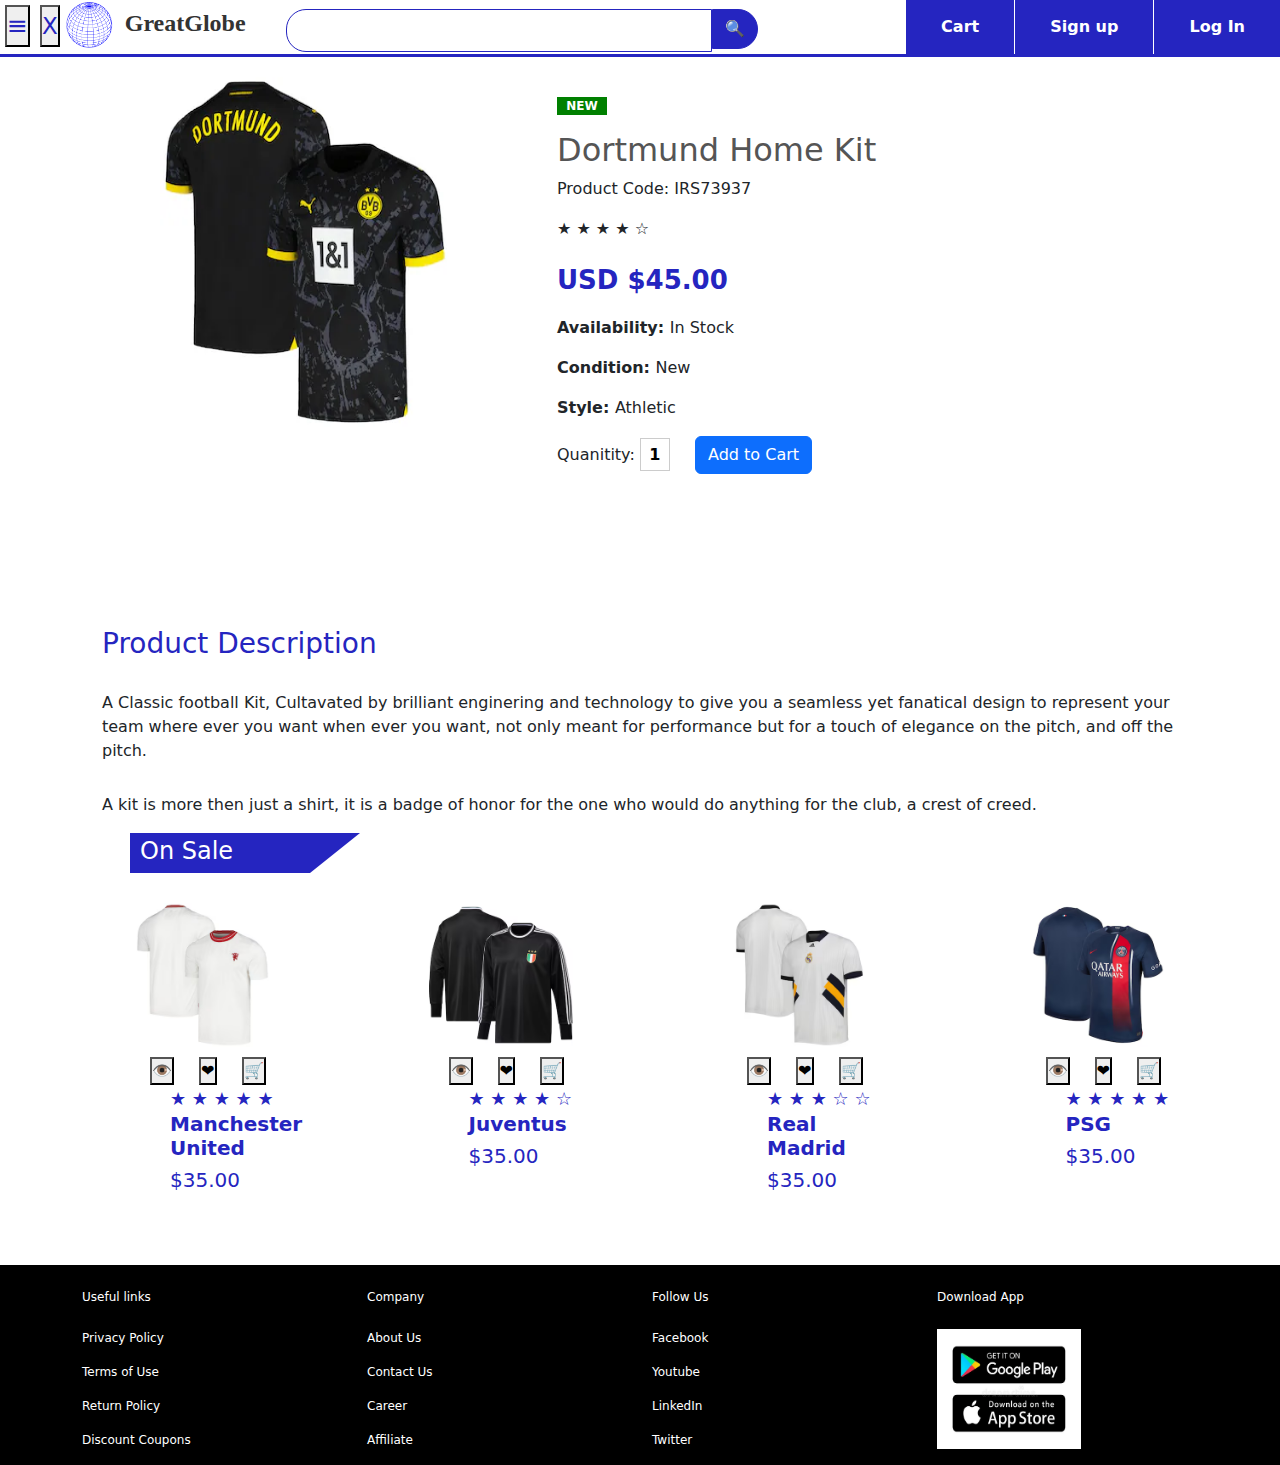
<file: Dortmundproduct.html>
<!DOCTYPE html>
<html>
<head>
    <title>E-commerce Website Single Product</title>
    <link rel="stylesheet" href="style.css">
    <link rel="stylesheet" href="https://cdn.jsdelivr.net/npm/bootstrap@5.3.2/dist/css/bootstrap.min.css">
    <style>
        .logo {
            font-family: 'Georgia', serif; /* You can use a premium font-family of your choice */
            font-size: 24px; /* Adjust the font size as needed */
            font-weight: bold; /* Make the text bold for a luxurious look */
            color: #333; /* Choose a premium color for the text */
        }
    </style>
</head>
<body>
    <div class="top-nav-bar">
        <div class="search-box">
            <button class="menu-open" onclick="openMenu()">&#8801; </button>
            <button class="menu-close" onclick="closeMenu()">X</button>
           <a href="index.html"> <img src="globe.png" width="50" height="50"></a>
            <span class="logo">GreatGlobe</span>
            <input type="text" class="form-control">
            <span class="input-group-text">&#128269;</span> <!-- Unicode for a magnifying glass icon -->
        </div>

<div class="menu-bar">
<ul>
<li><a href="#">Cart</a></li>
<li><a href="#">Sign up</a></li>
<li><a href="#">Log In</a></li>
</ul>
</div>
    </div>


<section class="single-product">
    <div class="container">
        <div class="row">
            <div class="col-md-5">
                <div class="slider">
                    <img src="Dortmund.png"  style="width: 80%; height: 350px;">
                </div>
            </div>
            <div class="col-md-7">
                <p class="new-arrival text-center"> NEW</p>
                <h2>Dortmund Home Kit</h2>
                <p>Product Code: IRS73937</p>
                <div class="product-bottom"  color:rgb(37, 37, 192)>
                    &#9733; &#9733; &#9733; &#9733; &#9734;
                    
                    </div>
                    <p class="price">USD $45.00</p>
                    <p><b>Availability: </b>In Stock</p>
                    <p><b>Condition: </b> New</p>
                    <p><b>Style: </b>Athletic</p>
                   <label>Quanitity: </label>
                   <input type="text" value="1">
                   <button type="button" class="btn btn-primary"> Add to Cart</button>
                   
            </div>
            
        </div>
    </div>
</section>


<section class="product-description">
    <div class="container">
        <h6>Product Description</h6>
        <p>A Classic football Kit, Cultavated by brilliant enginering and technology to give you a seamless yet fanatical design to represent your team where ever you want when ever you want, not only meant for performance but for a touch of elegance on the pitch, and off the pitch.</p>
        <p>A kit is more then just a shirt, it is a badge of honor for the one who would do anything for the club, a crest of creed.</p>
    </div>

    <div class="container2">
        <div class="title-box">
            <h2>On Sale</h2>
        </div>
        <div class="row">
            <div class="col-md-3">
                <div class ="product-top">
                    <img src="Manchester United.png">
                    <div class="overlay-right">
                        <button type="button" class="btn-btn-secondary" title="Quick shop">&#128065;

                        </button>
                        <button type="button" class="btn-btn-secondary" title="Add to wishlist">&#10084;
                            
                        </button>
                        <button type="button" class="btn-btn-secondary" title="Add to cart">&#128722;
                            
                        </button>
                    </div>
                </div>
                <div class="product-bottom-text-center">
                    &#9733; &#9733; &#9733; &#9733; &#9733;
                    <h3>Manchester United</h3>

                <h5>$35.00</h5>
                </div>
                
                





            </div>


            <div class="col-md-3">
                <div class ="product-top">
                    <img src="Juventus.png">
                    <div class="overlay-right">
                        <button type="button" class="btn-btn-secondary" title="Quick shop">&#128065;

                        </button>
                        <button type="button" class="btn-btn-secondary" title="Add to wishlist">&#10084;
                            
                        </button>
                        <button type="button" class="btn-btn-secondary" title="Add to cart">&#128722;
                            
                        </button>
                    </div>
                </div>
                <div class="product-bottom-text-center">
                    &#9733; &#9733; &#9733; &#9733; &#9734;
                    <h3>Juventus</h3>

                <h5>$35.00</h5>
                </div>
                
                





            </div>
            <div class="col-md-3">
                <div class ="product-top">
                    <img src="Madrid.png">
                    <div class="overlay-right">
                        <button type="button" class="btn-btn-secondary" title="Quick shop">&#128065;

                        </button>
                        <button type="button" class="btn-btn-secondary" title="Add to wishlist">&#10084;
                            
                        </button>
                        <button type="button" class="btn-btn-secondary" title="Add to cart">&#128722;
                            
                        </button>
                    </div>
                </div>
                <div class="product-bottom-text-center">
                    &#9733; &#9733; &#9733; &#9734; &#9734;
                    <h3>Real Madrid</h3>

                <h5>$35.00</h5>
                </div>
                
                





            </div>
            <div class="col-md-3">
                <div class ="product-top">
                    <img src="PSG.png">
                    <div class="overlay-right">
                        <button type="button" class="btn-btn-secondary" title="Quick shop">&#128065;

                        </button>
                        <button type="button" class="btn-btn-secondary" title="Add to wishlist">&#10084;
                            
                        </button>
                        <button type="button" class="btn-btn-secondary" title="Add to cart">&#128722;
                            
                        </button>
                    </div>
                </div>
                <div class="product-bottom-text-center">
                    &#9733; &#9733; &#9733; &#9733; &#9733;
                    <h3>PSG</h3>

                <h5>$35.00</h5>
                </div>
                
                





            </div>

        </div>
    </div>
</section>














    <section class="footer">
        <div class="container tex-center">
            <div class="row">
                <div class="col-md-3">
                    <h1>Useful links</h1>
                    <p>Privacy Policy</p>
                    <p>Terms of Use</p>
                    <p>Return Policy</p>
                    <p>Discount Coupons</p>
                </div>
    
                
                <div class="col-md-3">
                    <h1>Company</h1>
                    <p>About Us</p>
                    <p>Contact Us</p>
                    <p>Career</p>
                    <p>Affiliate</p>
                </div>
    
                <div class="col-md-3">
                    <h1>Follow Us</h1>
                    <p>Facebook</p>
                    <p>Youtube</p>
                    <p>LinkedIn</p>
                    <p>Twitter</p>
                    
                </div>
    
                <div class="col-md-3 footer-image">
                    <h1>Download App</h1>
                    <img src="google.png" style="width: 55%; height: 120px;">
    
                    
                </div>
            </div>
        </div>
    </section>
    
    
    
    <script>
        function openMenu() {
            // Show the side menu
            document.querySelector('.side-menu').style.display = 'block';
        }
    
        function closeMenu() {
            // Hide the side menu
            document.querySelector('.side-menu').style.display = 'none';
        }
    </script>
    



    </body>
</file>
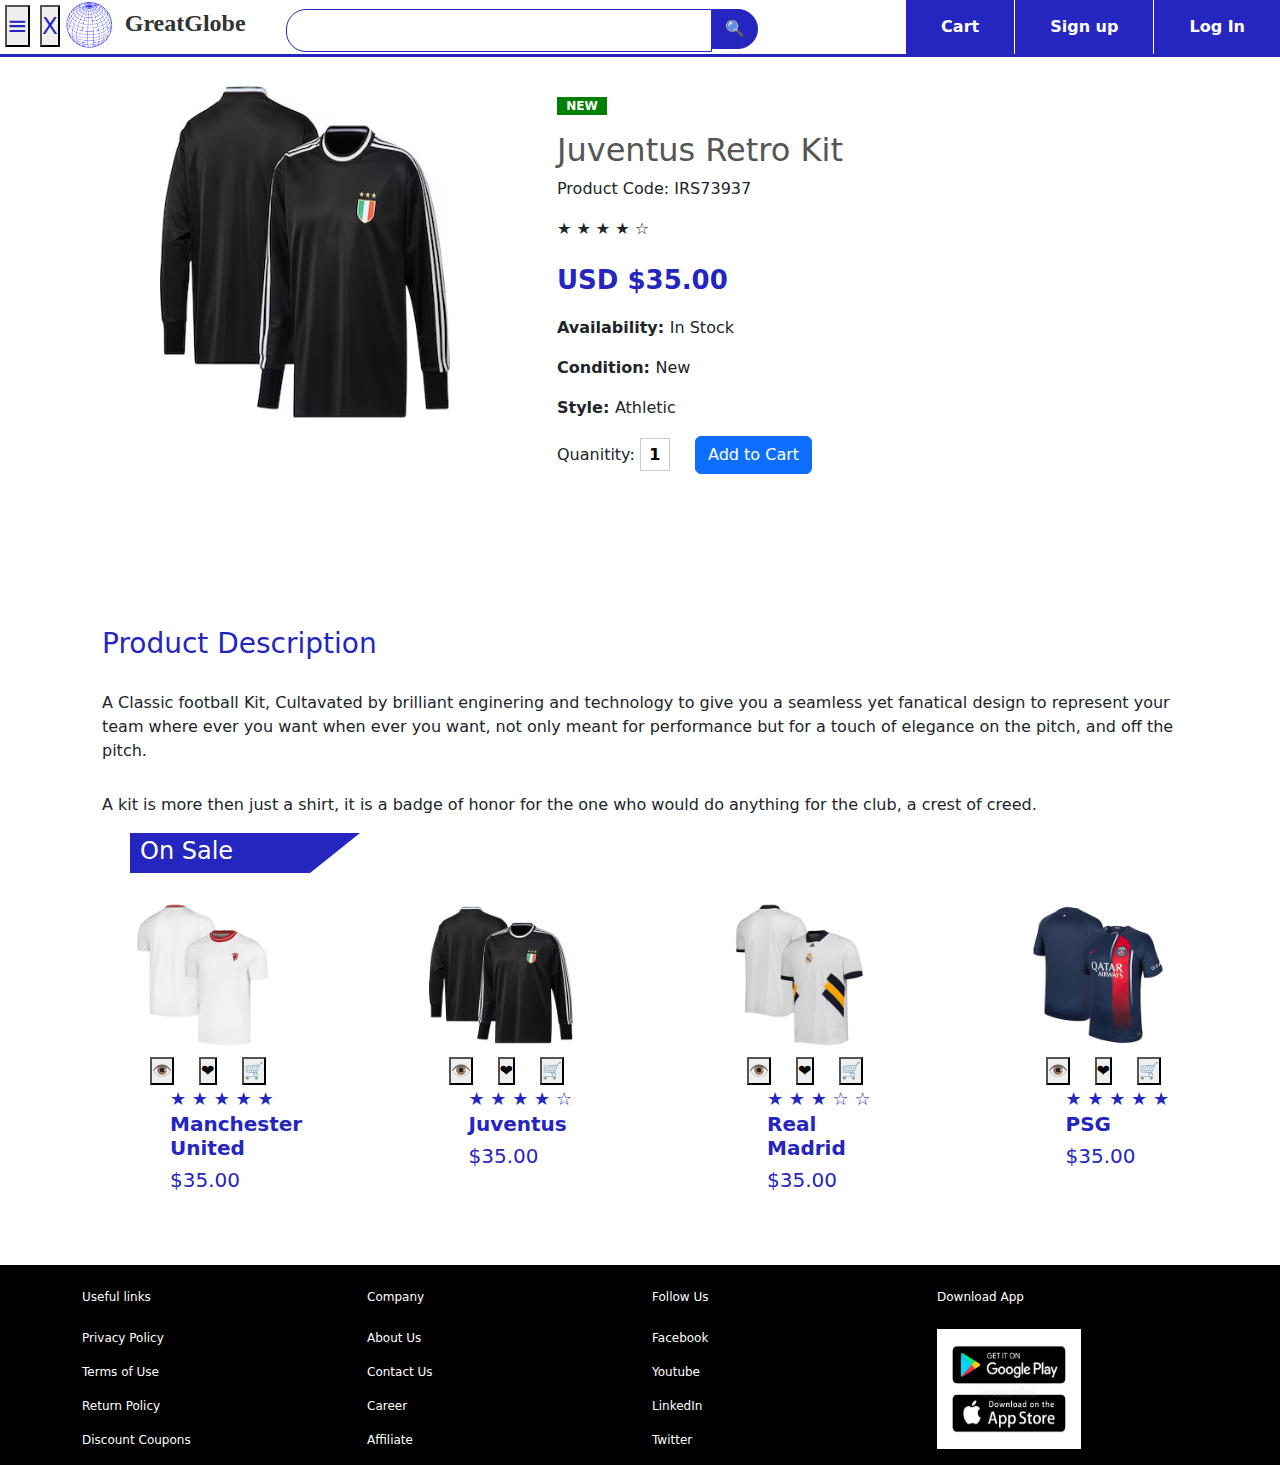
<file: Juventusproduct.html>
<!DOCTYPE html>
<html>
<head>
    <title>E-commerce Website Single Product</title>
    <link rel="stylesheet" href="style.css">
    <link rel="stylesheet" href="https://cdn.jsdelivr.net/npm/bootstrap@5.3.2/dist/css/bootstrap.min.css">
    <style>
        .logo {
            font-family: 'Georgia', serif; /* You can use a premium font-family of your choice */
            font-size: 24px; /* Adjust the font size as needed */
            font-weight: bold; /* Make the text bold for a luxurious look */
            color: #333; /* Choose a premium color for the text */
        }
    </style>
</head>
<body>
    <div class="top-nav-bar">
        <div class="search-box">
            <button class="menu-open" onclick="openMenu()">&#8801; </button>
            <button class="menu-close" onclick="closeMenu()">X</button>
           <a href="index.html"> <img src="globe.png" width="50" height="50"></a>
            <span class="logo">GreatGlobe</span>
            <input type="text" class="form-control">
            <span class="input-group-text">&#128269;</span> <!-- Unicode for a magnifying glass icon -->
        </div>

<div class="menu-bar">
<ul>
<li><a href="#">Cart</a></li>
<li><a href="#">Sign up</a></li>
<li><a href="#">Log In</a></li>
</ul>
</div>
    </div>


<section class="single-product">
    <div class="container">
        <div class="row">
            <div class="col-md-5">
                <div class="slider">
                    <img src="Juventus.png"  style="width: 80%; height: 350px;">
                </div>
            </div>
            <div class="col-md-7">
                <p class="new-arrival text-center"> NEW</p>
                <h2>Juventus Retro Kit</h2>
                <p>Product Code: IRS73937</p>
                <div class="product-bottom"  color:rgb(37, 37, 192)>
                    &#9733; &#9733; &#9733; &#9733; &#9734;
                    
                    </div>
                    <p class="price">USD $35.00</p>
                    <p><b>Availability: </b>In Stock</p>
                    <p><b>Condition: </b> New</p>
                    <p><b>Style: </b>Athletic</p>
                   <label>Quanitity: </label>
                   <input type="text" value="1">
                   <button type="button" class="btn btn-primary"> Add to Cart</button>
                   
            </div>
            
        </div>
    </div>
</section>


<section class="product-description">
    <div class="container">
        <h6>Product Description</h6>
        <p>A Classic football Kit, Cultavated by brilliant enginering and technology to give you a seamless yet fanatical design to represent your team where ever you want when ever you want, not only meant for performance but for a touch of elegance on the pitch, and off the pitch.</p>
        <p>A kit is more then just a shirt, it is a badge of honor for the one who would do anything for the club, a crest of creed.</p>
    </div>

    <div class="container2">
        <div class="title-box">
            <h2>On Sale</h2>
        </div>
        <div class="row">
            <div class="col-md-3">
                <div class ="product-top">
                    <img src="Manchester United.png">
                    <div class="overlay-right">
                        <button type="button" class="btn-btn-secondary" title="Quick shop">&#128065;

                        </button>
                        <button type="button" class="btn-btn-secondary" title="Add to wishlist">&#10084;
                            
                        </button>
                        <button type="button" class="btn-btn-secondary" title="Add to cart">&#128722;
                            
                        </button>
                    </div>
                </div>
                <div class="product-bottom-text-center">
                    &#9733; &#9733; &#9733; &#9733; &#9733;
                    <h3>Manchester United</h3>

                <h5>$35.00</h5>
                </div>
                
                





            </div>


            <div class="col-md-3">
                <div class ="product-top">
                    <img src="Juventus.png">
                    <div class="overlay-right">
                        <button type="button" class="btn-btn-secondary" title="Quick shop">&#128065;

                        </button>
                        <button type="button" class="btn-btn-secondary" title="Add to wishlist">&#10084;
                            
                        </button>
                        <button type="button" class="btn-btn-secondary" title="Add to cart">&#128722;
                            
                        </button>
                    </div>
                </div>
                <div class="product-bottom-text-center">
                    &#9733; &#9733; &#9733; &#9733; &#9734;
                    <h3>Juventus</h3>

                <h5>$35.00</h5>
                </div>
                
                





            </div>
            <div class="col-md-3">
                <div class ="product-top">
                    <img src="Madrid.png">
                    <div class="overlay-right">
                        <button type="button" class="btn-btn-secondary" title="Quick shop">&#128065;

                        </button>
                        <button type="button" class="btn-btn-secondary" title="Add to wishlist">&#10084;
                            
                        </button>
                        <button type="button" class="btn-btn-secondary" title="Add to cart">&#128722;
                            
                        </button>
                    </div>
                </div>
                <div class="product-bottom-text-center">
                    &#9733; &#9733; &#9733; &#9734; &#9734;
                    <h3>Real Madrid</h3>

                <h5>$35.00</h5>
                </div>
                
                





            </div>
            <div class="col-md-3">
                <div class ="product-top">
                    <img src="PSG.png">
                    <div class="overlay-right">
                        <button type="button" class="btn-btn-secondary" title="Quick shop">&#128065;

                        </button>
                        <button type="button" class="btn-btn-secondary" title="Add to wishlist">&#10084;
                            
                        </button>
                        <button type="button" class="btn-btn-secondary" title="Add to cart">&#128722;
                            
                        </button>
                    </div>
                </div>
                <div class="product-bottom-text-center">
                    &#9733; &#9733; &#9733; &#9733; &#9733;
                    <h3>PSG</h3>

                <h5>$35.00</h5>
                </div>
                
                





            </div>

        </div>
    </div>
</section>














    <section class="footer">
        <div class="container tex-center">
            <div class="row">
                <div class="col-md-3">
                    <h1>Useful links</h1>
                    <p>Privacy Policy</p>
                    <p>Terms of Use</p>
                    <p>Return Policy</p>
                    <p>Discount Coupons</p>
                </div>
    
                
                <div class="col-md-3">
                    <h1>Company</h1>
                    <p>About Us</p>
                    <p>Contact Us</p>
                    <p>Career</p>
                    <p>Affiliate</p>
                </div>
    
                <div class="col-md-3">
                    <h1>Follow Us</h1>
                    <p>Facebook</p>
                    <p>Youtube</p>
                    <p>LinkedIn</p>
                    <p>Twitter</p>
                    
                </div>
    
                <div class="col-md-3 footer-image">
                    <h1>Download App</h1>
                    <img src="google.png" style="width: 55%; height: 120px;">
    
                    
                </div>
            </div>
        </div>
    </section>
    
    
    
    <script>
        function openMenu() {
            // Show the side menu
            document.querySelector('.side-menu').style.display = 'block';
        }
    
        function closeMenu() {
            // Hide the side menu
            document.querySelector('.side-menu').style.display = 'none';
        }
    </script>
    



    </body>
</file>
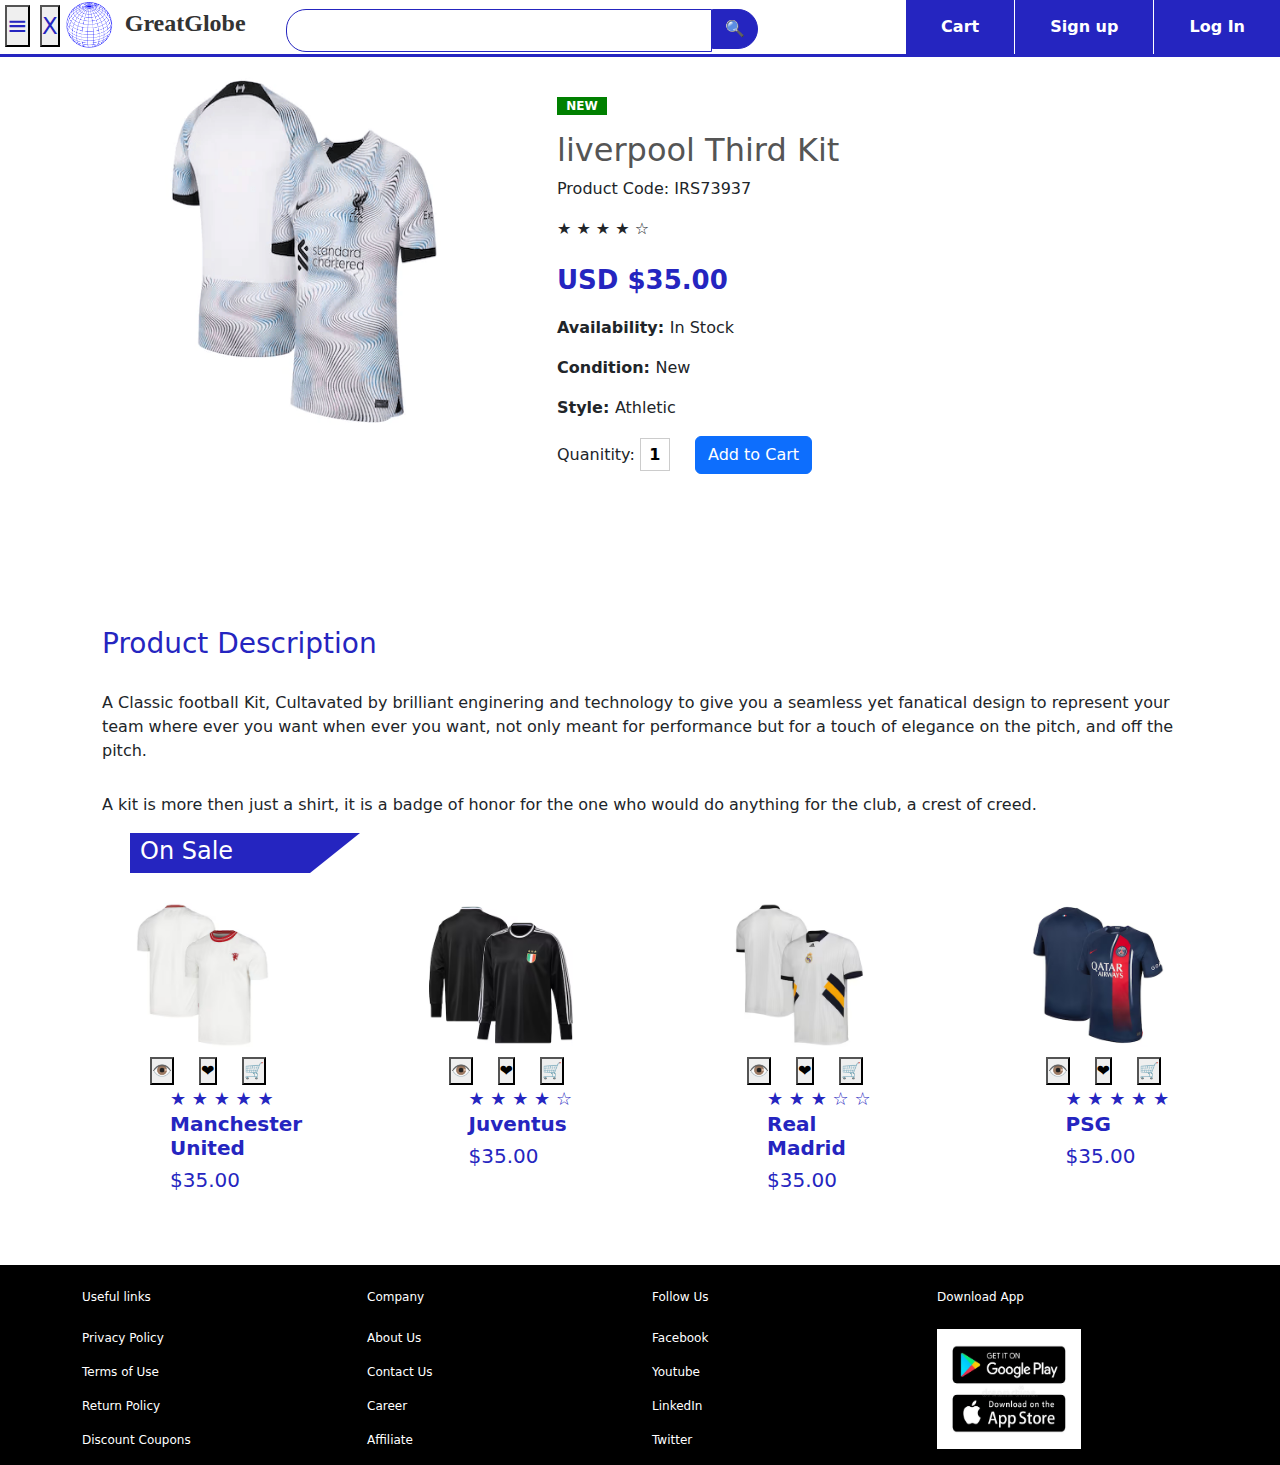
<file: Liverpool3rdproduct.html>
<!DOCTYPE html>
<html>
<head>
    <title>E-commerce Website Single Product</title>
    <link rel="stylesheet" href="style.css">
    <link rel="stylesheet" href="https://cdn.jsdelivr.net/npm/bootstrap@5.3.2/dist/css/bootstrap.min.css">
    <style>
        .logo {
            font-family: 'Georgia', serif; /* You can use a premium font-family of your choice */
            font-size: 24px; /* Adjust the font size as needed */
            font-weight: bold; /* Make the text bold for a luxurious look */
            color: #333; /* Choose a premium color for the text */
        }
    </style>
</head>
<body>
    <div class="top-nav-bar">
        <div class="search-box">
            <button class="menu-open" onclick="openMenu()">&#8801; </button>
            <button class="menu-close" onclick="closeMenu()">X</button>
           <a href="index.html"> <img src="globe.png" width="50" height="50"></a>
            <span class="logo">GreatGlobe</span>
            <input type="text" class="form-control">
            <span class="input-group-text">&#128269;</span> <!-- Unicode for a magnifying glass icon -->
        </div>

<div class="menu-bar">
<ul>
<li><a href="#">Cart</a></li>
<li><a href="#">Sign up</a></li>
<li><a href="#">Log In</a></li>
</ul>
</div>
    </div>


<section class="single-product">
    <div class="container">
        <div class="row">
            <div class="col-md-5">
                <div class="slider">
                    <img src="liverpool3r.png"  style="width: 80%; height: 350px;">
                </div>
            </div>
            <div class="col-md-7">
                <p class="new-arrival text-center"> NEW</p>
                <h2>liverpool Third Kit</h2>
                <p>Product Code: IRS73937</p>
                <div class="product-bottom"  color:rgb(37, 37, 192)>
                    &#9733; &#9733; &#9733; &#9733; &#9734;
                    
                    </div>
                    <p class="price">USD $35.00</p>
                    <p><b>Availability: </b>In Stock</p>
                    <p><b>Condition: </b> New</p>
                    <p><b>Style: </b>Athletic</p>
                   <label>Quanitity: </label>
                   <input type="text" value="1">
                   <button type="button" class="btn btn-primary"> Add to Cart</button>
                   
            </div>
            
        </div>
    </div>
</section>


<section class="product-description">
    <div class="container">
        <h6>Product Description</h6>
        <p>A Classic football Kit, Cultavated by brilliant enginering and technology to give you a seamless yet fanatical design to represent your team where ever you want when ever you want, not only meant for performance but for a touch of elegance on the pitch, and off the pitch.</p>
        <p>A kit is more then just a shirt, it is a badge of honor for the one who would do anything for the club, a crest of creed.</p>
    </div>

    <div class="container2">
        <div class="title-box">
            <h2>On Sale</h2>
        </div>
        <div class="row">
            <div class="col-md-3">
                <div class ="product-top">
                    <img src="Manchester United.png">
                    <div class="overlay-right">
                        <button type="button" class="btn-btn-secondary" title="Quick shop">&#128065;

                        </button>
                        <button type="button" class="btn-btn-secondary" title="Add to wishlist">&#10084;
                            
                        </button>
                        <button type="button" class="btn-btn-secondary" title="Add to cart">&#128722;
                            
                        </button>
                    </div>
                </div>
                <div class="product-bottom-text-center">
                    &#9733; &#9733; &#9733; &#9733; &#9733;
                    <h3>Manchester United</h3>

                <h5>$35.00</h5>
                </div>
                
                





            </div>


            <div class="col-md-3">
                <div class ="product-top">
                    <img src="Juventus.png">
                    <div class="overlay-right">
                        <button type="button" class="btn-btn-secondary" title="Quick shop">&#128065;

                        </button>
                        <button type="button" class="btn-btn-secondary" title="Add to wishlist">&#10084;
                            
                        </button>
                        <button type="button" class="btn-btn-secondary" title="Add to cart">&#128722;
                            
                        </button>
                    </div>
                </div>
                <div class="product-bottom-text-center">
                    &#9733; &#9733; &#9733; &#9733; &#9734;
                    <h3>Juventus</h3>

                <h5>$35.00</h5>
                </div>
                
                





            </div>
            <div class="col-md-3">
                <div class ="product-top">
                    <img src="Madrid.png">
                    <div class="overlay-right">
                        <button type="button" class="btn-btn-secondary" title="Quick shop">&#128065;

                        </button>
                        <button type="button" class="btn-btn-secondary" title="Add to wishlist">&#10084;
                            
                        </button>
                        <button type="button" class="btn-btn-secondary" title="Add to cart">&#128722;
                            
                        </button>
                    </div>
                </div>
                <div class="product-bottom-text-center">
                    &#9733; &#9733; &#9733; &#9734; &#9734;
                    <h3>Real Madrid</h3>

                <h5>$35.00</h5>
                </div>
                
                





            </div>
            <div class="col-md-3">
                <div class ="product-top">
                    <img src="PSG.png">
                    <div class="overlay-right">
                        <button type="button" class="btn-btn-secondary" title="Quick shop">&#128065;

                        </button>
                        <button type="button" class="btn-btn-secondary" title="Add to wishlist">&#10084;
                            
                        </button>
                        <button type="button" class="btn-btn-secondary" title="Add to cart">&#128722;
                            
                        </button>
                    </div>
                </div>
                <div class="product-bottom-text-center">
                    &#9733; &#9733; &#9733; &#9733; &#9733;
                    <h3>PSG</h3>

                <h5>$35.00</h5>
                </div>
                
                





            </div>

        </div>
    </div>
</section>














    <section class="footer">
        <div class="container tex-center">
            <div class="row">
                <div class="col-md-3">
                    <h1>Useful links</h1>
                    <p>Privacy Policy</p>
                    <p>Terms of Use</p>
                    <p>Return Policy</p>
                    <p>Discount Coupons</p>
                </div>
    
                
                <div class="col-md-3">
                    <h1>Company</h1>
                    <p>About Us</p>
                    <p>Contact Us</p>
                    <p>Career</p>
                    <p>Affiliate</p>
                </div>
    
                <div class="col-md-3">
                    <h1>Follow Us</h1>
                    <p>Facebook</p>
                    <p>Youtube</p>
                    <p>LinkedIn</p>
                    <p>Twitter</p>
                    
                </div>
    
                <div class="col-md-3 footer-image">
                    <h1>Download App</h1>
                    <img src="google.png" style="width: 55%; height: 120px;">
    
                    
                </div>
            </div>
        </div>
    </section>
    
    
    
    <script>
        function openMenu() {
            // Show the side menu
            document.querySelector('.side-menu').style.display = 'block';
        }
    
        function closeMenu() {
            // Hide the side menu
            document.querySelector('.side-menu').style.display = 'none';
        }
    </script>
    



    </body>
</file>
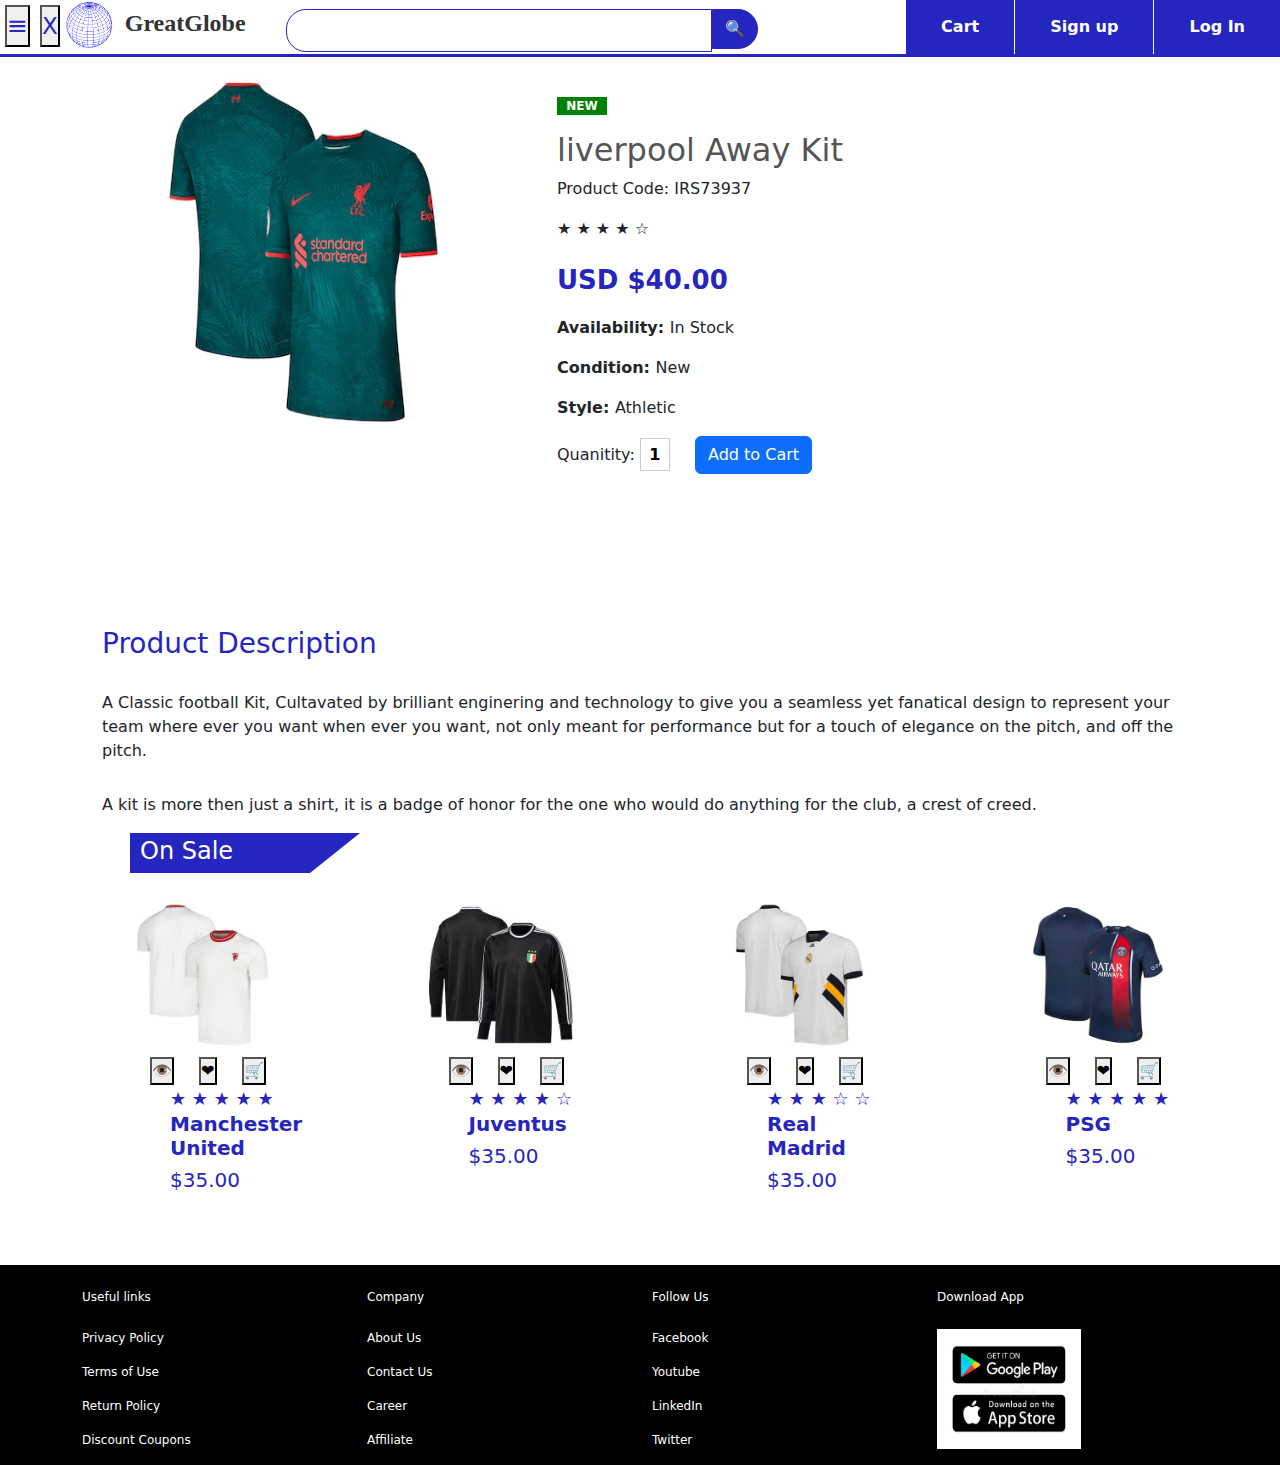
<file: Liverpoolawayproduct.html>
<!DOCTYPE html>
<html>
<head>
    <title>E-commerce Website Single Product</title>
    <link rel="stylesheet" href="style.css">
    <link rel="stylesheet" href="https://cdn.jsdelivr.net/npm/bootstrap@5.3.2/dist/css/bootstrap.min.css">
    <style>
        .logo {
            font-family: 'Georgia', serif; /* You can use a premium font-family of your choice */
            font-size: 24px; /* Adjust the font size as needed */
            font-weight: bold; /* Make the text bold for a luxurious look */
            color: #333; /* Choose a premium color for the text */
        }
    </style>
</head>
<body>
    <div class="top-nav-bar">
        <div class="search-box">
            <button class="menu-open" onclick="openMenu()">&#8801; </button>
            <button class="menu-close" onclick="closeMenu()">X</button>
           <a href="index.html"> <img src="globe.png" width="50" height="50"></a>
            <span class="logo">GreatGlobe</span>
            <input type="text" class="form-control">
            <span class="input-group-text">&#128269;</span> <!-- Unicode for a magnifying glass icon -->
        </div>

<div class="menu-bar">
<ul>
<li><a href="#">Cart</a></li>
<li><a href="#">Sign up</a></li>
<li><a href="#">Log In</a></li>
</ul>
</div>
    </div>


<section class="single-product">
    <div class="container">
        <div class="row">
            <div class="col-md-5">
                <div class="slider">
                    <img src="liverpoolaway.png"  style="width: 80%; height: 350px;">
                </div>
            </div>
            <div class="col-md-7">
                <p class="new-arrival text-center"> NEW</p>
                <h2>liverpool Away Kit</h2>
                <p>Product Code: IRS73937</p>
                <div class="product-bottom"  color:rgb(37, 37, 192)>
                    &#9733; &#9733; &#9733; &#9733; &#9734;
                    
                    </div>
                    <p class="price">USD $40.00</p>
                    <p><b>Availability: </b>In Stock</p>
                    <p><b>Condition: </b> New</p>
                    <p><b>Style: </b>Athletic</p>
                   <label>Quanitity: </label>
                   <input type="text" value="1">
                   <button type="button" class="btn btn-primary"> Add to Cart</button>
                   
            </div>
            
        </div>
    </div>
</section>


<section class="product-description">
    <div class="container">
        <h6>Product Description</h6>
        <p>A Classic football Kit, Cultavated by brilliant enginering and technology to give you a seamless yet fanatical design to represent your team where ever you want when ever you want, not only meant for performance but for a touch of elegance on the pitch, and off the pitch.</p>
        <p>A kit is more then just a shirt, it is a badge of honor for the one who would do anything for the club, a crest of creed.</p>
    </div>

    <div class="container2">
        <div class="title-box">
            <h2>On Sale</h2>
        </div>
        <div class="row">
            <div class="col-md-3">
                <div class ="product-top">
                    <img src="Manchester United.png">
                    <div class="overlay-right">
                        <button type="button" class="btn-btn-secondary" title="Quick shop">&#128065;

                        </button>
                        <button type="button" class="btn-btn-secondary" title="Add to wishlist">&#10084;
                            
                        </button>
                        <button type="button" class="btn-btn-secondary" title="Add to cart">&#128722;
                            
                        </button>
                    </div>
                </div>
                <div class="product-bottom-text-center">
                    &#9733; &#9733; &#9733; &#9733; &#9733;
                    <h3>Manchester United</h3>

                <h5>$35.00</h5>
                </div>
                
                





            </div>


            <div class="col-md-3">
                <div class ="product-top">
                    <img src="Juventus.png">
                    <div class="overlay-right">
                        <button type="button" class="btn-btn-secondary" title="Quick shop">&#128065;

                        </button>
                        <button type="button" class="btn-btn-secondary" title="Add to wishlist">&#10084;
                            
                        </button>
                        <button type="button" class="btn-btn-secondary" title="Add to cart">&#128722;
                            
                        </button>
                    </div>
                </div>
                <div class="product-bottom-text-center">
                    &#9733; &#9733; &#9733; &#9733; &#9734;
                    <h3>Juventus</h3>

                <h5>$35.00</h5>
                </div>
                
                





            </div>
            <div class="col-md-3">
                <div class ="product-top">
                    <img src="Madrid.png">
                    <div class="overlay-right">
                        <button type="button" class="btn-btn-secondary" title="Quick shop">&#128065;

                        </button>
                        <button type="button" class="btn-btn-secondary" title="Add to wishlist">&#10084;
                            
                        </button>
                        <button type="button" class="btn-btn-secondary" title="Add to cart">&#128722;
                            
                        </button>
                    </div>
                </div>
                <div class="product-bottom-text-center">
                    &#9733; &#9733; &#9733; &#9734; &#9734;
                    <h3>Real Madrid</h3>

                <h5>$35.00</h5>
                </div>
                
                





            </div>
            <div class="col-md-3">
                <div class ="product-top">
                    <img src="PSG.png">
                    <div class="overlay-right">
                        <button type="button" class="btn-btn-secondary" title="Quick shop">&#128065;

                        </button>
                        <button type="button" class="btn-btn-secondary" title="Add to wishlist">&#10084;
                            
                        </button>
                        <button type="button" class="btn-btn-secondary" title="Add to cart">&#128722;
                            
                        </button>
                    </div>
                </div>
                <div class="product-bottom-text-center">
                    &#9733; &#9733; &#9733; &#9733; &#9733;
                    <h3>PSG</h3>

                <h5>$35.00</h5>
                </div>
                
                





            </div>

        </div>
    </div>
</section>














    <section class="footer">
        <div class="container tex-center">
            <div class="row">
                <div class="col-md-3">
                    <h1>Useful links</h1>
                    <p>Privacy Policy</p>
                    <p>Terms of Use</p>
                    <p>Return Policy</p>
                    <p>Discount Coupons</p>
                </div>
    
                
                <div class="col-md-3">
                    <h1>Company</h1>
                    <p>About Us</p>
                    <p>Contact Us</p>
                    <p>Career</p>
                    <p>Affiliate</p>
                </div>
    
                <div class="col-md-3">
                    <h1>Follow Us</h1>
                    <p>Facebook</p>
                    <p>Youtube</p>
                    <p>LinkedIn</p>
                    <p>Twitter</p>
                    
                </div>
    
                <div class="col-md-3 footer-image">
                    <h1>Download App</h1>
                    <img src="google.png" style="width: 55%; height: 120px;">
    
                    
                </div>
            </div>
        </div>
    </section>
    
    
    
    <script>
        function openMenu() {
            // Show the side menu
            document.querySelector('.side-menu').style.display = 'block';
        }
    
        function closeMenu() {
            // Hide the side menu
            document.querySelector('.side-menu').style.display = 'none';
        }
    </script>
    



    </body>
</file>
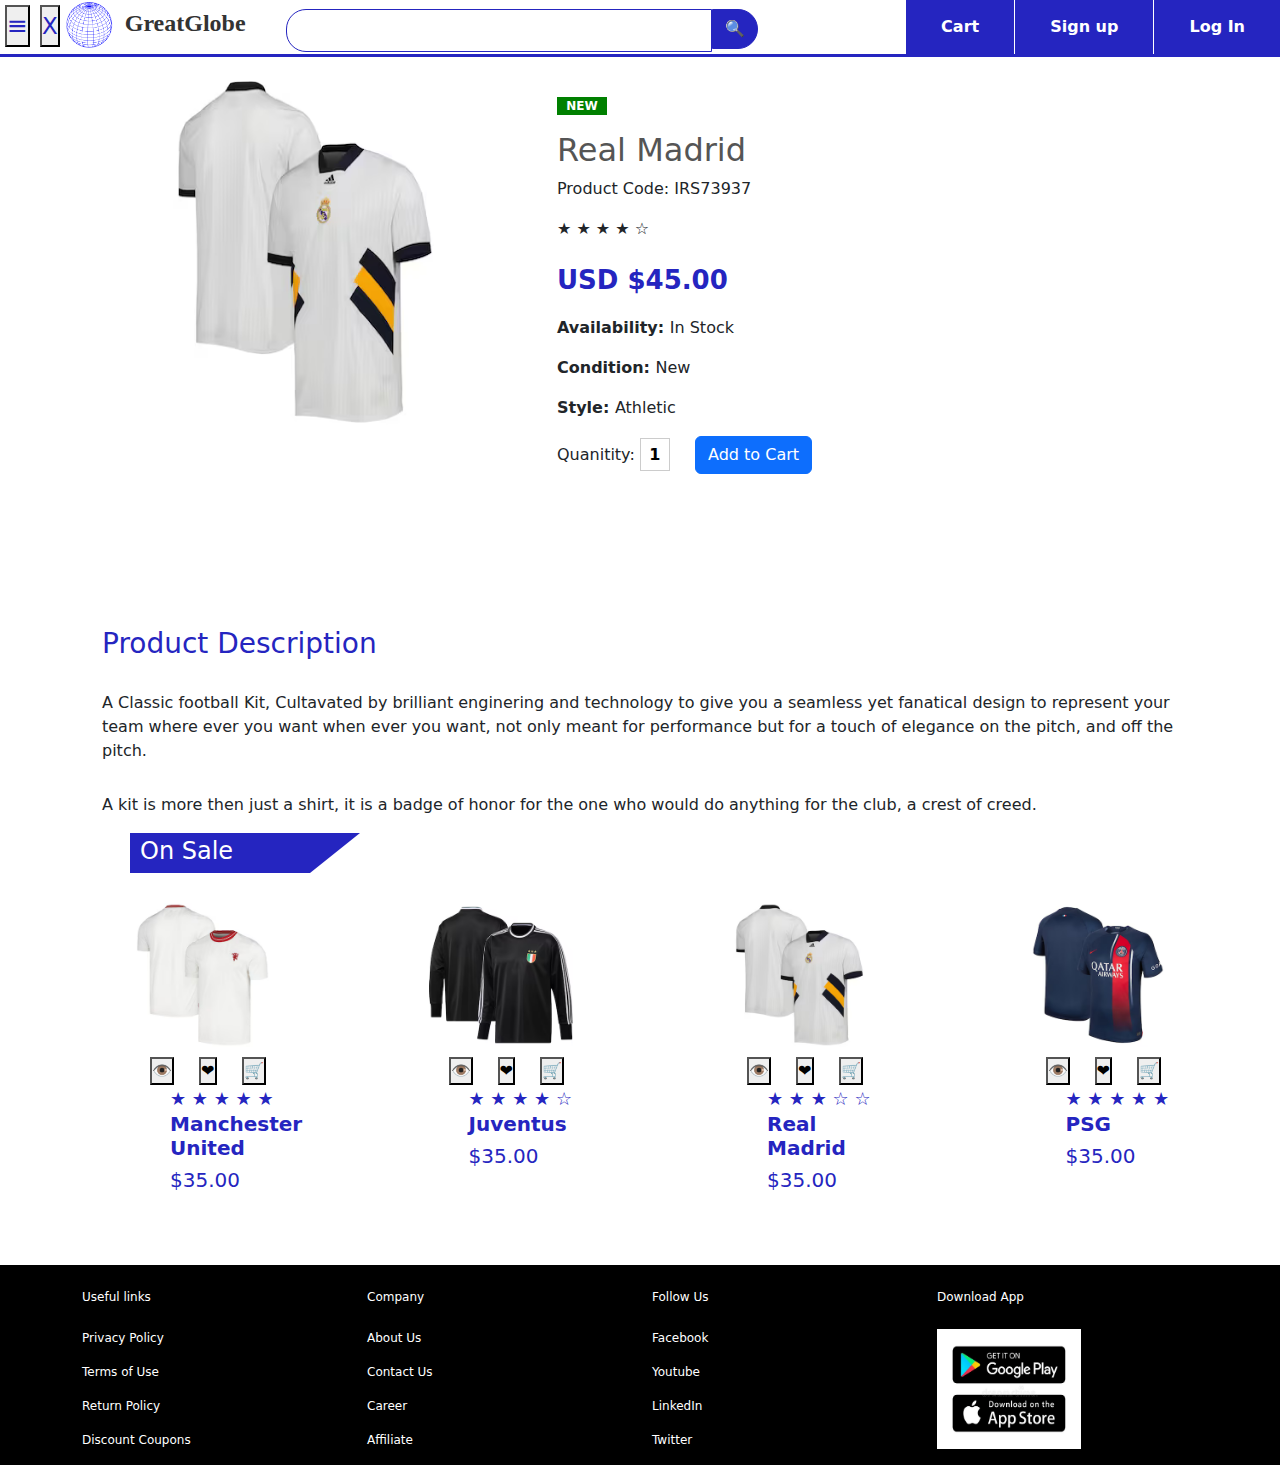
<file: Madridproduct.html>
<!DOCTYPE html>
<html>
<head>
    <title>E-commerce Website Single Product</title>
    <link rel="stylesheet" href="style.css">
    <link rel="stylesheet" href="https://cdn.jsdelivr.net/npm/bootstrap@5.3.2/dist/css/bootstrap.min.css">
    <style>
        .logo {
            font-family: 'Georgia', serif; /* You can use a premium font-family of your choice */
            font-size: 24px; /* Adjust the font size as needed */
            font-weight: bold; /* Make the text bold for a luxurious look */
            color: #333; /* Choose a premium color for the text */
        }
    </style>
</head>
<body>
    <div class="top-nav-bar">
        <div class="search-box">
            <button class="menu-open" onclick="openMenu()">&#8801; </button>
            <button class="menu-close" onclick="closeMenu()">X</button>
           <a href="index.html"> <img src="globe.png" width="50" height="50"></a>
            <span class="logo">GreatGlobe</span>
            <input type="text" class="form-control">
            <span class="input-group-text">&#128269;</span> <!-- Unicode for a magnifying glass icon -->
        </div>

<div class="menu-bar">
<ul>
<li><a href="#">Cart</a></li>
<li><a href="#">Sign up</a></li>
<li><a href="#">Log In</a></li>
</ul>
</div>
    </div>


<section class="single-product">
    <div class="container">
        <div class="row">
            <div class="col-md-5">
                <div class="slider">
                    <img src="Madrid.png"  style="width: 80%; height: 350px;">
                </div>
            </div>
            <div class="col-md-7">
                <p class="new-arrival text-center"> NEW</p>
                <h2>Real Madrid</h2>
                <p>Product Code: IRS73937</p>
                <div class="product-bottom"  color:rgb(37, 37, 192)>
                    &#9733; &#9733; &#9733; &#9733; &#9734;
                    
                    </div>
                    <p class="price">USD $45.00</p>
                    <p><b>Availability: </b>In Stock</p>
                    <p><b>Condition: </b> New</p>
                    <p><b>Style: </b>Athletic</p>
                   <label>Quanitity: </label>
                   <input type="text" value="1">
                   <button type="button" class="btn btn-primary"> Add to Cart</button>
                   
            </div>
            
        </div>
    </div>
</section>


<section class="product-description">
    <div class="container">
        <h6>Product Description</h6>
        <p>A Classic football Kit, Cultavated by brilliant enginering and technology to give you a seamless yet fanatical design to represent your team where ever you want when ever you want, not only meant for performance but for a touch of elegance on the pitch, and off the pitch.</p>
        <p>A kit is more then just a shirt, it is a badge of honor for the one who would do anything for the club, a crest of creed.</p>
    </div>

    <div class="container2">
        <div class="title-box">
            <h2>On Sale</h2>
        </div>
        <div class="row">
            <div class="col-md-3">
                <div class ="product-top">
                    <img src="Manchester United.png">
                    <div class="overlay-right">
                        <button type="button" class="btn-btn-secondary" title="Quick shop">&#128065;

                        </button>
                        <button type="button" class="btn-btn-secondary" title="Add to wishlist">&#10084;
                            
                        </button>
                        <button type="button" class="btn-btn-secondary" title="Add to cart">&#128722;
                            
                        </button>
                    </div>
                </div>
                <div class="product-bottom-text-center">
                    &#9733; &#9733; &#9733; &#9733; &#9733;
                    <h3>Manchester United</h3>

                <h5>$35.00</h5>
                </div>
                
                





            </div>


            <div class="col-md-3">
                <div class ="product-top">
                    <img src="Juventus.png">
                    <div class="overlay-right">
                        <button type="button" class="btn-btn-secondary" title="Quick shop">&#128065;

                        </button>
                        <button type="button" class="btn-btn-secondary" title="Add to wishlist">&#10084;
                            
                        </button>
                        <button type="button" class="btn-btn-secondary" title="Add to cart">&#128722;
                            
                        </button>
                    </div>
                </div>
                <div class="product-bottom-text-center">
                    &#9733; &#9733; &#9733; &#9733; &#9734;
                    <h3>Juventus</h3>

                <h5>$35.00</h5>
                </div>
                
                





            </div>
            <div class="col-md-3">
                <div class ="product-top">
                    <img src="Madrid.png">
                    <div class="overlay-right">
                        <button type="button" class="btn-btn-secondary" title="Quick shop">&#128065;

                        </button>
                        <button type="button" class="btn-btn-secondary" title="Add to wishlist">&#10084;
                            
                        </button>
                        <button type="button" class="btn-btn-secondary" title="Add to cart">&#128722;
                            
                        </button>
                    </div>
                </div>
                <div class="product-bottom-text-center">
                    &#9733; &#9733; &#9733; &#9734; &#9734;
                    <h3>Real Madrid</h3>

                <h5>$35.00</h5>
                </div>
                
                





            </div>
            <div class="col-md-3">
                <div class ="product-top">
                    <img src="PSG.png">
                    <div class="overlay-right">
                        <button type="button" class="btn-btn-secondary" title="Quick shop">&#128065;

                        </button>
                        <button type="button" class="btn-btn-secondary" title="Add to wishlist">&#10084;
                            
                        </button>
                        <button type="button" class="btn-btn-secondary" title="Add to cart">&#128722;
                            
                        </button>
                    </div>
                </div>
                <div class="product-bottom-text-center">
                    &#9733; &#9733; &#9733; &#9733; &#9733;
                    <h3>PSG</h3>

                <h5>$35.00</h5>
                </div>
                
                





            </div>

        </div>
    </div>
</section>














    <section class="footer">
        <div class="container tex-center">
            <div class="row">
                <div class="col-md-3">
                    <h1>Useful links</h1>
                    <p>Privacy Policy</p>
                    <p>Terms of Use</p>
                    <p>Return Policy</p>
                    <p>Discount Coupons</p>
                </div>
    
                
                <div class="col-md-3">
                    <h1>Company</h1>
                    <p>About Us</p>
                    <p>Contact Us</p>
                    <p>Career</p>
                    <p>Affiliate</p>
                </div>
    
                <div class="col-md-3">
                    <h1>Follow Us</h1>
                    <p>Facebook</p>
                    <p>Youtube</p>
                    <p>LinkedIn</p>
                    <p>Twitter</p>
                    
                </div>
    
                <div class="col-md-3 footer-image">
                    <h1>Download App</h1>
                    <img src="google.png" style="width: 55%; height: 120px;">
    
                    
                </div>
            </div>
        </div>
    </section>
    
    
    
    <script>
        function openMenu() {
            // Show the side menu
            document.querySelector('.side-menu').style.display = 'block';
        }
    
        function closeMenu() {
            // Hide the side menu
            document.querySelector('.side-menu').style.display = 'none';
        }
    </script>
    



    </body>
</file>
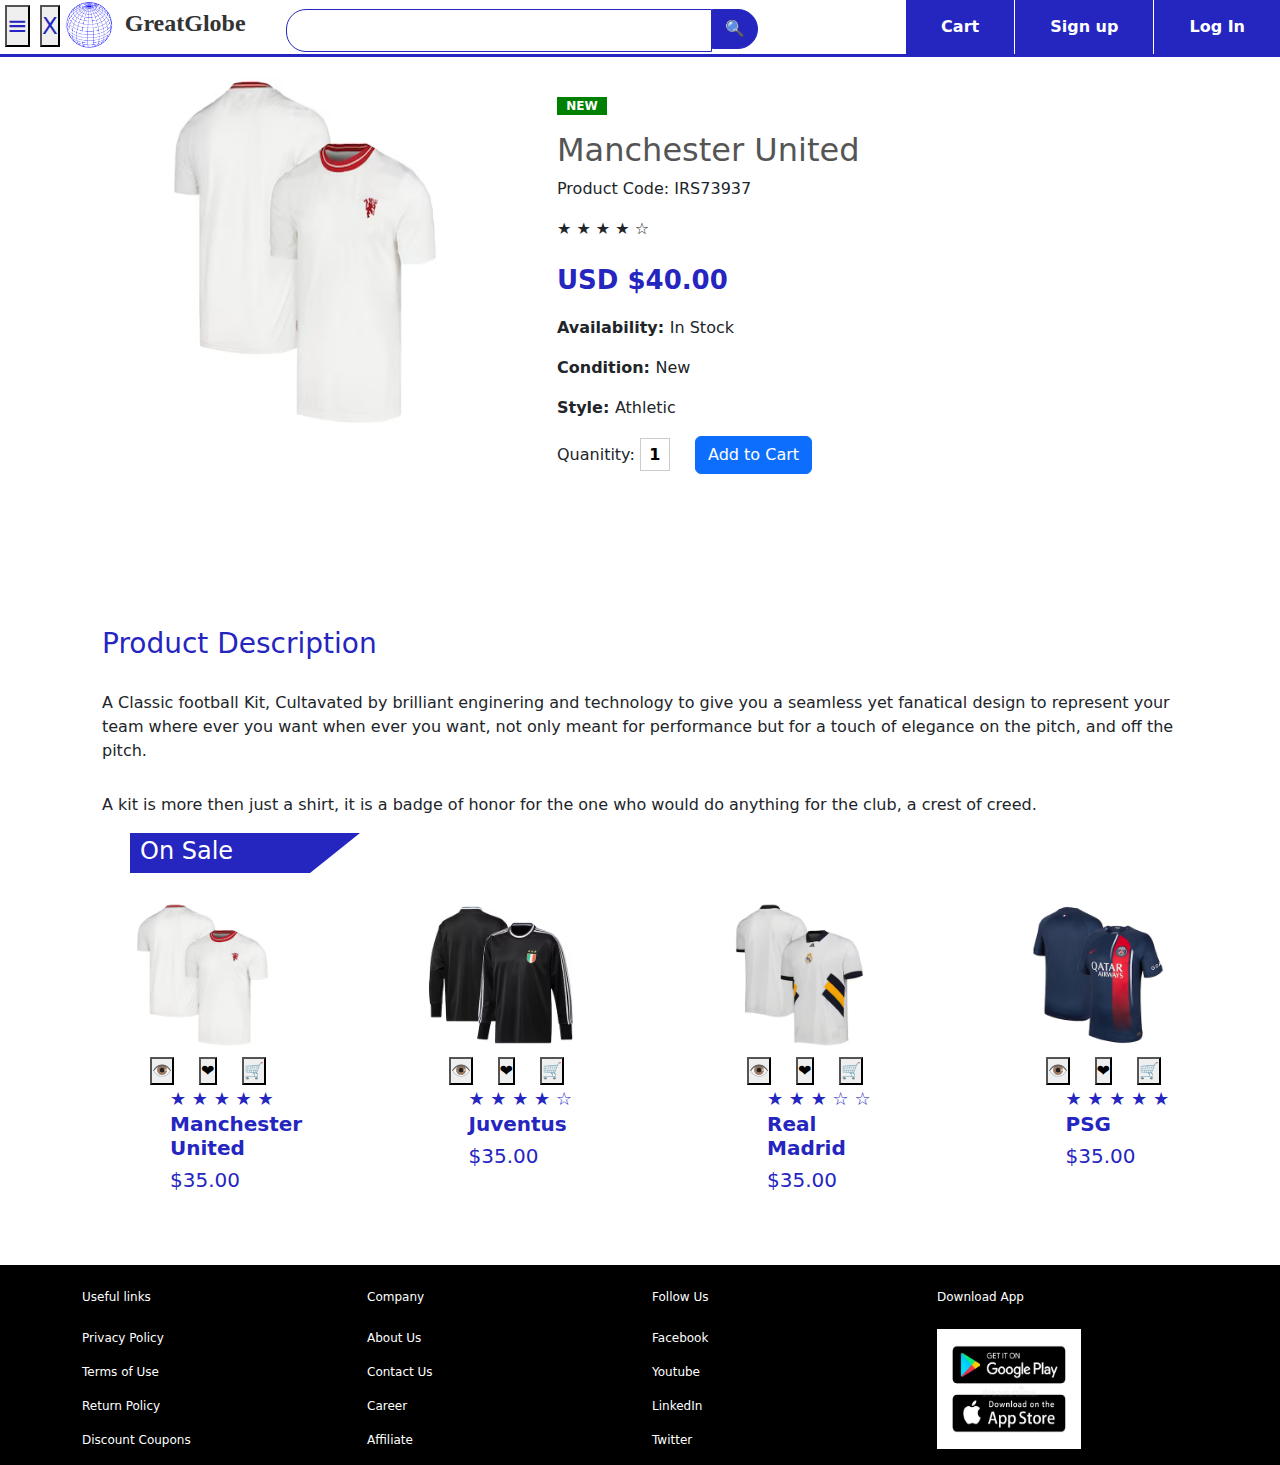
<file: Manchesterunitedproduct.html>
<!DOCTYPE html>
<html>
<head>
    <title>E-commerce Website Single Product</title>
    <link rel="stylesheet" href="style.css">
    <link rel="stylesheet" href="https://cdn.jsdelivr.net/npm/bootstrap@5.3.2/dist/css/bootstrap.min.css">
    <style>
        .logo {
            font-family: 'Georgia', serif; /* You can use a premium font-family of your choice */
            font-size: 24px; /* Adjust the font size as needed */
            font-weight: bold; /* Make the text bold for a luxurious look */
            color: #333; /* Choose a premium color for the text */
        }
    </style>
</head>
<body>
    <div class="top-nav-bar">
        <div class="search-box">
            <button class="menu-open" onclick="openMenu()">&#8801; </button>
            <button class="menu-close" onclick="closeMenu()">X</button>
           <a href="index.html"> <img src="globe.png" width="50" height="50"></a>
            <span class="logo">GreatGlobe</span>
            <input type="text" class="form-control">
            <span class="input-group-text">&#128269;</span> <!-- Unicode for a magnifying glass icon -->
        </div>

<div class="menu-bar">
<ul>
<li><a href="#">Cart</a></li>
<li><a href="#">Sign up</a></li>
<li><a href="#">Log In</a></li>
</ul>
</div>
    </div>


<section class="single-product">
    <div class="container">
        <div class="row">
            <div class="col-md-5">
                <div class="slider">
                    <img src="Manchester United.png"  style="width: 80%; height: 350px;">
                </div>
            </div>
            <div class="col-md-7">
                <p class="new-arrival text-center"> NEW</p>
                <h2>Manchester United</h2>
                <p>Product Code: IRS73937</p>
                <div class="product-bottom"  color:rgb(37, 37, 192)>
                    &#9733; &#9733; &#9733; &#9733; &#9734;
                    
                    </div>
                    <p class="price">USD $40.00</p>
                    <p><b>Availability: </b>In Stock</p>
                    <p><b>Condition: </b> New</p>
                    <p><b>Style: </b>Athletic</p>
                   <label>Quanitity: </label>
                   <input type="text" value="1">
                   <button type="button" class="btn btn-primary"> Add to Cart</button>
                   
            </div>
            
        </div>
    </div>
</section>


<section class="product-description">
    <div class="container">
        <h6>Product Description</h6>
        <p>A Classic football Kit, Cultavated by brilliant enginering and technology to give you a seamless yet fanatical design to represent your team where ever you want when ever you want, not only meant for performance but for a touch of elegance on the pitch, and off the pitch.</p>
        <p>A kit is more then just a shirt, it is a badge of honor for the one who would do anything for the club, a crest of creed.</p>
    </div>

    <div class="container2">
        <div class="title-box">
            <h2>On Sale</h2>
        </div>
        <div class="row">
            <div class="col-md-3">
                <div class ="product-top">
                    <img src="Manchester United.png">
                    <div class="overlay-right">
                        <button type="button" class="btn-btn-secondary" title="Quick shop">&#128065;

                        </button>
                        <button type="button" class="btn-btn-secondary" title="Add to wishlist">&#10084;
                            
                        </button>
                        <button type="button" class="btn-btn-secondary" title="Add to cart">&#128722;
                            
                        </button>
                    </div>
                </div>
                <div class="product-bottom-text-center">
                    &#9733; &#9733; &#9733; &#9733; &#9733;
                    <h3>Manchester United</h3>

                <h5>$35.00</h5>
                </div>
                
                





            </div>


            <div class="col-md-3">
                <div class ="product-top">
                    <img src="Juventus.png">
                    <div class="overlay-right">
                        <button type="button" class="btn-btn-secondary" title="Quick shop">&#128065;

                        </button>
                        <button type="button" class="btn-btn-secondary" title="Add to wishlist">&#10084;
                            
                        </button>
                        <button type="button" class="btn-btn-secondary" title="Add to cart">&#128722;
                            
                        </button>
                    </div>
                </div>
                <div class="product-bottom-text-center">
                    &#9733; &#9733; &#9733; &#9733; &#9734;
                    <h3>Juventus</h3>

                <h5>$35.00</h5>
                </div>
                
                





            </div>
            <div class="col-md-3">
                <div class ="product-top">
                    <img src="Madrid.png">
                    <div class="overlay-right">
                        <button type="button" class="btn-btn-secondary" title="Quick shop">&#128065;

                        </button>
                        <button type="button" class="btn-btn-secondary" title="Add to wishlist">&#10084;
                            
                        </button>
                        <button type="button" class="btn-btn-secondary" title="Add to cart">&#128722;
                            
                        </button>
                    </div>
                </div>
                <div class="product-bottom-text-center">
                    &#9733; &#9733; &#9733; &#9734; &#9734;
                    <h3>Real Madrid</h3>

                <h5>$35.00</h5>
                </div>
                
                





            </div>
            <div class="col-md-3">
                <div class ="product-top">
                    <img src="PSG.png">
                    <div class="overlay-right">
                        <button type="button" class="btn-btn-secondary" title="Quick shop">&#128065;

                        </button>
                        <button type="button" class="btn-btn-secondary" title="Add to wishlist">&#10084;
                            
                        </button>
                        <button type="button" class="btn-btn-secondary" title="Add to cart">&#128722;
                            
                        </button>
                    </div>
                </div>
                <div class="product-bottom-text-center">
                    &#9733; &#9733; &#9733; &#9733; &#9733;
                    <h3>PSG</h3>

                <h5>$35.00</h5>
                </div>
                
                





            </div>

        </div>
    </div>
</section>














    <section class="footer">
        <div class="container tex-center">
            <div class="row">
                <div class="col-md-3">
                    <h1>Useful links</h1>
                    <p>Privacy Policy</p>
                    <p>Terms of Use</p>
                    <p>Return Policy</p>
                    <p>Discount Coupons</p>
                </div>
    
                
                <div class="col-md-3">
                    <h1>Company</h1>
                    <p>About Us</p>
                    <p>Contact Us</p>
                    <p>Career</p>
                    <p>Affiliate</p>
                </div>
    
                <div class="col-md-3">
                    <h1>Follow Us</h1>
                    <p>Facebook</p>
                    <p>Youtube</p>
                    <p>LinkedIn</p>
                    <p>Twitter</p>
                    
                </div>
    
                <div class="col-md-3 footer-image">
                    <h1>Download App</h1>
                    <img src="google.png" style="width: 55%; height: 120px;">
    
                    
                </div>
            </div>
        </div>
    </section>
    
    
    
    <script>
        function openMenu() {
            // Show the side menu
            document.querySelector('.side-menu').style.display = 'block';
        }
    
        function closeMenu() {
            // Hide the side menu
            document.querySelector('.side-menu').style.display = 'none';
        }
    </script>
    



    </body>
</file>
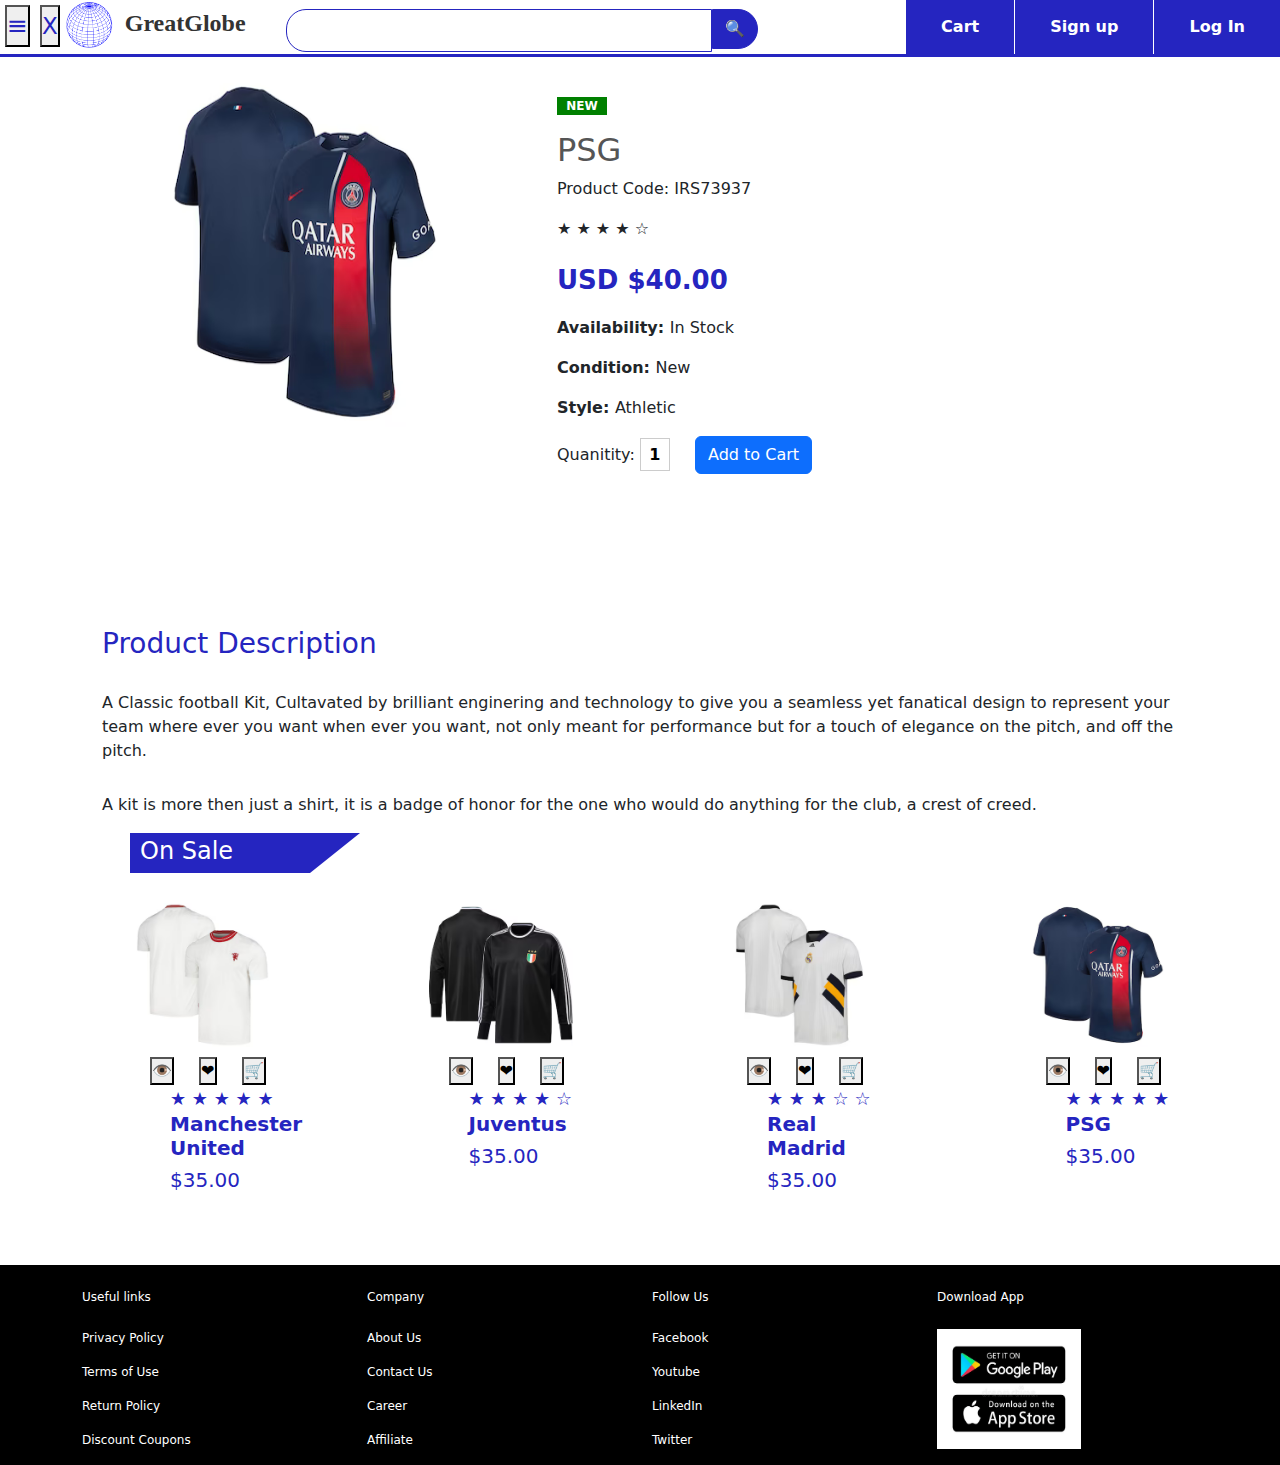
<file: psgproduct.html>
<!DOCTYPE html>
<html>
<head>
    <title>E-commerce Website Single Product</title>
    <link rel="stylesheet" href="style.css">
    <link rel="stylesheet" href="https://cdn.jsdelivr.net/npm/bootstrap@5.3.2/dist/css/bootstrap.min.css">
    <style>
        .logo {
            font-family: 'Georgia', serif; /* You can use a premium font-family of your choice */
            font-size: 24px; /* Adjust the font size as needed */
            font-weight: bold; /* Make the text bold for a luxurious look */
            color: #333; /* Choose a premium color for the text */
        }
    </style>
</head>
<body>
    <div class="top-nav-bar">
        <div class="search-box">
            <button class="menu-open" onclick="openMenu()">&#8801; </button>
            <button class="menu-close" onclick="closeMenu()">X</button>
           <a href="index.html"> <img src="globe.png" width="50" height="50"></a>
            <span class="logo">GreatGlobe</span>
            <input type="text" class="form-control">
            <span class="input-group-text">&#128269;</span> <!-- Unicode for a magnifying glass icon -->
        </div>

<div class="menu-bar">
<ul>
<li><a href="#">Cart</a></li>
<li><a href="#">Sign up</a></li>
<li><a href="#">Log In</a></li>
</ul>
</div>
    </div>


<section class="single-product">
    <div class="container">
        <div class="row">
            <div class="col-md-5">
                <div class="slider">
                    <img src="PSG.png"  style="width: 80%; height: 350px;">
                </div>
            </div>
            <div class="col-md-7">
                <p class="new-arrival text-center"> NEW</p>
                <h2>PSG</h2>
                <p>Product Code: IRS73937</p>
                <div class="product-bottom"  color:rgb(37, 37, 192)>
                    &#9733; &#9733; &#9733; &#9733; &#9734;
                    
                    </div>
                    <p class="price">USD $40.00</p>
                    <p><b>Availability: </b>In Stock</p>
                    <p><b>Condition: </b> New</p>
                    <p><b>Style: </b>Athletic</p>
                   <label>Quanitity: </label>
                   <input type="text" value="1">
                   <button type="button" class="btn btn-primary"> Add to Cart</button>
                   
            </div>
            
        </div>
    </div>
</section>


<section class="product-description">
    <div class="container">
        <h6>Product Description</h6>
        <p>A Classic football Kit, Cultavated by brilliant enginering and technology to give you a seamless yet fanatical design to represent your team where ever you want when ever you want, not only meant for performance but for a touch of elegance on the pitch, and off the pitch.</p>
        <p>A kit is more then just a shirt, it is a badge of honor for the one who would do anything for the club, a crest of creed.</p>
    </div>

    <div class="container2">
        <div class="title-box">
            <h2>On Sale</h2>
        </div>
        <div class="row">
            <div class="col-md-3">
                <div class ="product-top">
                    <img src="Manchester United.png">
                    <div class="overlay-right">
                        <button type="button" class="btn-btn-secondary" title="Quick shop">&#128065;

                        </button>
                        <button type="button" class="btn-btn-secondary" title="Add to wishlist">&#10084;
                            
                        </button>
                        <button type="button" class="btn-btn-secondary" title="Add to cart">&#128722;
                            
                        </button>
                    </div>
                </div>
                <div class="product-bottom-text-center">
                    &#9733; &#9733; &#9733; &#9733; &#9733;
                    <h3>Manchester United</h3>

                <h5>$35.00</h5>
                </div>
                
                





            </div>


            <div class="col-md-3">
                <div class ="product-top">
                    <img src="Juventus.png">
                    <div class="overlay-right">
                        <button type="button" class="btn-btn-secondary" title="Quick shop">&#128065;

                        </button>
                        <button type="button" class="btn-btn-secondary" title="Add to wishlist">&#10084;
                            
                        </button>
                        <button type="button" class="btn-btn-secondary" title="Add to cart">&#128722;
                            
                        </button>
                    </div>
                </div>
                <div class="product-bottom-text-center">
                    &#9733; &#9733; &#9733; &#9733; &#9734;
                    <h3>Juventus</h3>

                <h5>$35.00</h5>
                </div>
                
                





            </div>
            <div class="col-md-3">
                <div class ="product-top">
                    <img src="Madrid.png">
                    <div class="overlay-right">
                        <button type="button" class="btn-btn-secondary" title="Quick shop">&#128065;

                        </button>
                        <button type="button" class="btn-btn-secondary" title="Add to wishlist">&#10084;
                            
                        </button>
                        <button type="button" class="btn-btn-secondary" title="Add to cart">&#128722;
                            
                        </button>
                    </div>
                </div>
                <div class="product-bottom-text-center">
                    &#9733; &#9733; &#9733; &#9734; &#9734;
                    <h3>Real Madrid</h3>

                <h5>$35.00</h5>
                </div>
                
                





            </div>
            <div class="col-md-3">
                <div class ="product-top">
                    <img src="PSG.png">
                    <div class="overlay-right">
                        <button type="button" class="btn-btn-secondary" title="Quick shop">&#128065;

                        </button>
                        <button type="button" class="btn-btn-secondary" title="Add to wishlist">&#10084;
                            
                        </button>
                        <button type="button" class="btn-btn-secondary" title="Add to cart">&#128722;
                            
                        </button>
                    </div>
                </div>
                <div class="product-bottom-text-center">
                    &#9733; &#9733; &#9733; &#9733; &#9733;
                    <h3>PSG</h3>

                <h5>$35.00</h5>
                </div>
                
                





            </div>

        </div>
    </div>
</section>














    <section class="footer">
        <div class="container tex-center">
            <div class="row">
                <div class="col-md-3">
                    <h1>Useful links</h1>
                    <p>Privacy Policy</p>
                    <p>Terms of Use</p>
                    <p>Return Policy</p>
                    <p>Discount Coupons</p>
                </div>
    
                
                <div class="col-md-3">
                    <h1>Company</h1>
                    <p>About Us</p>
                    <p>Contact Us</p>
                    <p>Career</p>
                    <p>Affiliate</p>
                </div>
    
                <div class="col-md-3">
                    <h1>Follow Us</h1>
                    <p>Facebook</p>
                    <p>Youtube</p>
                    <p>LinkedIn</p>
                    <p>Twitter</p>
                    
                </div>
    
                <div class="col-md-3 footer-image">
                    <h1>Download App</h1>
                    <img src="google.png" style="width: 55%; height: 120px;">
    
                    
                </div>
            </div>
        </div>
    </section>
    
    
    
    <script>
        function openMenu() {
            // Show the side menu
            document.querySelector('.side-menu').style.display = 'block';
        }
    
        function closeMenu() {
            // Hide the side menu
            document.querySelector('.side-menu').style.display = 'none';
        }
    </script>
    



    </body>
</file>
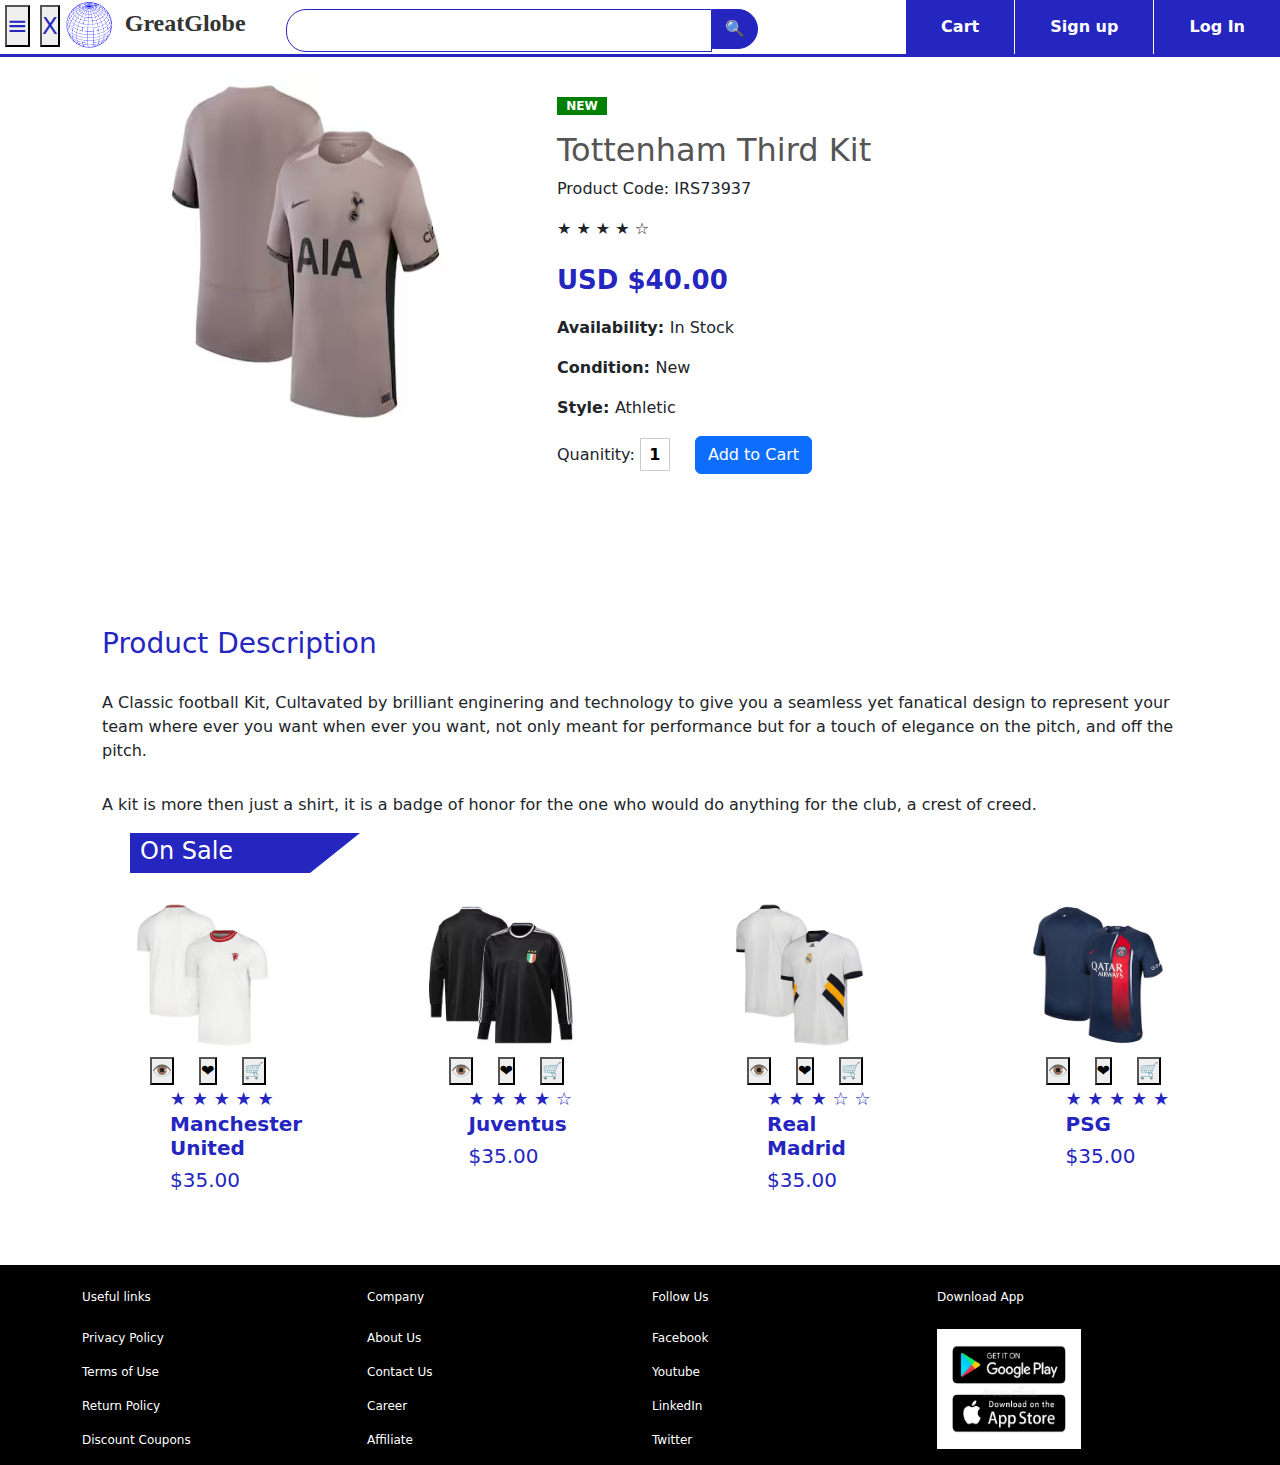
<file: Tottenham2product.html>
<!DOCTYPE html>
<html>
<head>
    <title>E-commerce Website Single Product</title>
    <link rel="stylesheet" href="style.css">
    <link rel="stylesheet" href="https://cdn.jsdelivr.net/npm/bootstrap@5.3.2/dist/css/bootstrap.min.css">
    <style>
        .logo {
            font-family: 'Georgia', serif; /* You can use a premium font-family of your choice */
            font-size: 24px; /* Adjust the font size as needed */
            font-weight: bold; /* Make the text bold for a luxurious look */
            color: #333; /* Choose a premium color for the text */
        }
    </style>
</head>
<body>
    <div class="top-nav-bar">
        <div class="search-box">
            <button class="menu-open" onclick="openMenu()">&#8801; </button>
            <button class="menu-close" onclick="closeMenu()">X</button>
           <a href="index.html"> <img src="globe.png" width="50" height="50"></a>
            <span class="logo">GreatGlobe</span>
            <input type="text" class="form-control">
            <span class="input-group-text">&#128269;</span> <!-- Unicode for a magnifying glass icon -->
        </div>

<div class="menu-bar">
<ul>
<li><a href="#">Cart</a></li>
<li><a href="#">Sign up</a></li>
<li><a href="#">Log In</a></li>
</ul>
</div>
    </div>


<section class="single-product">
    <div class="container">
        <div class="row">
            <div class="col-md-5">
                <div class="slider">
                    <img src="Tottenham2.png"  style="width: 80%; height: 350px;">
                </div>
            </div>
            <div class="col-md-7">
                <p class="new-arrival text-center"> NEW</p>
                <h2>Tottenham Third Kit</h2>
                <p>Product Code: IRS73937</p>
                <div class="product-bottom"  color:rgb(37, 37, 192)>
                    &#9733; &#9733; &#9733; &#9733; &#9734;
                    
                    </div>
                    <p class="price">USD $40.00</p>
                    <p><b>Availability: </b>In Stock</p>
                    <p><b>Condition: </b> New</p>
                    <p><b>Style: </b>Athletic</p>
                   <label>Quanitity: </label>
                   <input type="text" value="1">
                   <button type="button" class="btn btn-primary"> Add to Cart</button>
                   
            </div>
            
        </div>
    </div>
</section>


<section class="product-description">
    <div class="container">
        <h6>Product Description</h6>
        <p>A Classic football Kit, Cultavated by brilliant enginering and technology to give you a seamless yet fanatical design to represent your team where ever you want when ever you want, not only meant for performance but for a touch of elegance on the pitch, and off the pitch.</p>
        <p>A kit is more then just a shirt, it is a badge of honor for the one who would do anything for the club, a crest of creed.</p>
    </div>

    <div class="container2">
        <div class="title-box">
            <h2>On Sale</h2>
        </div>
        <div class="row">
            <div class="col-md-3">
                <div class ="product-top">
                    <img src="Manchester United.png">
                    <div class="overlay-right">
                        <button type="button" class="btn-btn-secondary" title="Quick shop">&#128065;

                        </button>
                        <button type="button" class="btn-btn-secondary" title="Add to wishlist">&#10084;
                            
                        </button>
                        <button type="button" class="btn-btn-secondary" title="Add to cart">&#128722;
                            
                        </button>
                    </div>
                </div>
                <div class="product-bottom-text-center">
                    &#9733; &#9733; &#9733; &#9733; &#9733;
                    <h3>Manchester United</h3>

                <h5>$35.00</h5>
                </div>
                
                





            </div>


            <div class="col-md-3">
                <div class ="product-top">
                    <img src="Juventus.png">
                    <div class="overlay-right">
                        <button type="button" class="btn-btn-secondary" title="Quick shop">&#128065;

                        </button>
                        <button type="button" class="btn-btn-secondary" title="Add to wishlist">&#10084;
                            
                        </button>
                        <button type="button" class="btn-btn-secondary" title="Add to cart">&#128722;
                            
                        </button>
                    </div>
                </div>
                <div class="product-bottom-text-center">
                    &#9733; &#9733; &#9733; &#9733; &#9734;
                    <h3>Juventus</h3>

                <h5>$35.00</h5>
                </div>
                
                





            </div>
            <div class="col-md-3">
                <div class ="product-top">
                    <img src="Madrid.png">
                    <div class="overlay-right">
                        <button type="button" class="btn-btn-secondary" title="Quick shop">&#128065;

                        </button>
                        <button type="button" class="btn-btn-secondary" title="Add to wishlist">&#10084;
                            
                        </button>
                        <button type="button" class="btn-btn-secondary" title="Add to cart">&#128722;
                            
                        </button>
                    </div>
                </div>
                <div class="product-bottom-text-center">
                    &#9733; &#9733; &#9733; &#9734; &#9734;
                    <h3>Real Madrid</h3>

                <h5>$35.00</h5>
                </div>
                
                





            </div>
            <div class="col-md-3">
                <div class ="product-top">
                    <img src="PSG.png">
                    <div class="overlay-right">
                        <button type="button" class="btn-btn-secondary" title="Quick shop">&#128065;

                        </button>
                        <button type="button" class="btn-btn-secondary" title="Add to wishlist">&#10084;
                            
                        </button>
                        <button type="button" class="btn-btn-secondary" title="Add to cart">&#128722;
                            
                        </button>
                    </div>
                </div>
                <div class="product-bottom-text-center">
                    &#9733; &#9733; &#9733; &#9733; &#9733;
                    <h3>PSG</h3>

                <h5>$35.00</h5>
                </div>
                
                





            </div>

        </div>
    </div>
</section>














    <section class="footer">
        <div class="container tex-center">
            <div class="row">
                <div class="col-md-3">
                    <h1>Useful links</h1>
                    <p>Privacy Policy</p>
                    <p>Terms of Use</p>
                    <p>Return Policy</p>
                    <p>Discount Coupons</p>
                </div>
    
                
                <div class="col-md-3">
                    <h1>Company</h1>
                    <p>About Us</p>
                    <p>Contact Us</p>
                    <p>Career</p>
                    <p>Affiliate</p>
                </div>
    
                <div class="col-md-3">
                    <h1>Follow Us</h1>
                    <p>Facebook</p>
                    <p>Youtube</p>
                    <p>LinkedIn</p>
                    <p>Twitter</p>
                    
                </div>
    
                <div class="col-md-3 footer-image">
                    <h1>Download App</h1>
                    <img src="google.png" style="width: 55%; height: 120px;">
    
                    
                </div>
            </div>
        </div>
    </section>
    
    
    
    <script>
        function openMenu() {
            // Show the side menu
            document.querySelector('.side-menu').style.display = 'block';
        }
    
        function closeMenu() {
            // Hide the side menu
            document.querySelector('.side-menu').style.display = 'none';
        }
    </script>
    



    </body>
</file>
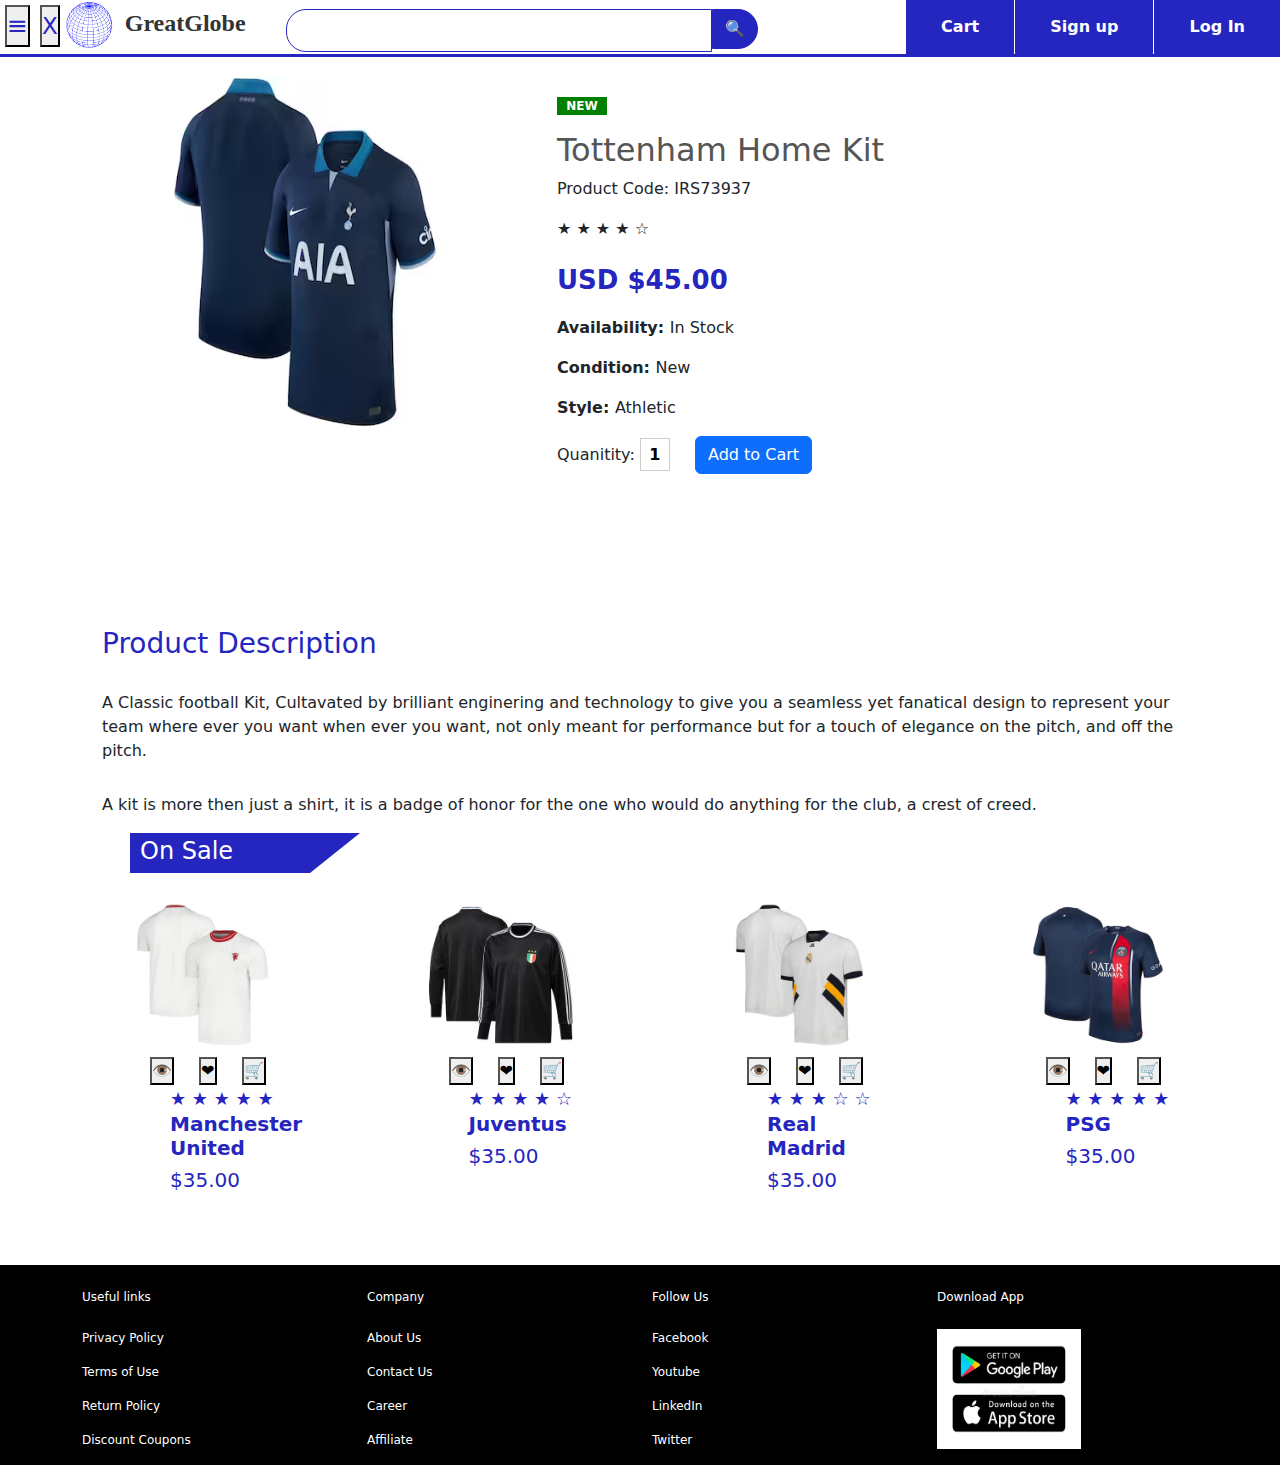
<file: Tottenhamproduct.html>
<!DOCTYPE html>
<html>
<head>
    <title>E-commerce Website Single Product</title>
    <link rel="stylesheet" href="style.css">
    <link rel="stylesheet" href="https://cdn.jsdelivr.net/npm/bootstrap@5.3.2/dist/css/bootstrap.min.css">
    <style>
        .logo {
            font-family: 'Georgia', serif; /* You can use a premium font-family of your choice */
            font-size: 24px; /* Adjust the font size as needed */
            font-weight: bold; /* Make the text bold for a luxurious look */
            color: #333; /* Choose a premium color for the text */
        }
    </style>
</head>
<body>
    <div class="top-nav-bar">
        <div class="search-box">
            <button class="menu-open" onclick="openMenu()">&#8801; </button>
            <button class="menu-close" onclick="closeMenu()">X</button>
           <a href="index.html"> <img src="globe.png" width="50" height="50"></a>
            <span class="logo">GreatGlobe</span>
            <input type="text" class="form-control">
            <span class="input-group-text">&#128269;</span> <!-- Unicode for a magnifying glass icon -->
        </div>

<div class="menu-bar">
<ul>
<li><a href="#">Cart</a></li>
<li><a href="#">Sign up</a></li>
<li><a href="#">Log In</a></li>
</ul>
</div>
    </div>


<section class="single-product">
    <div class="container">
        <div class="row">
            <div class="col-md-5">
                <div class="slider">
                    <img src="Tottenham.png"  style="width: 80%; height: 350px;">
                </div>
            </div>
            <div class="col-md-7">
                <p class="new-arrival text-center"> NEW</p>
                <h2>Tottenham Home Kit</h2>
                <p>Product Code: IRS73937</p>
                <div class="product-bottom"  color:rgb(37, 37, 192)>
                    &#9733; &#9733; &#9733; &#9733; &#9734;
                    
                    </div>
                    <p class="price">USD $45.00</p>
                    <p><b>Availability: </b>In Stock</p>
                    <p><b>Condition: </b> New</p>
                    <p><b>Style: </b>Athletic</p>
                   <label>Quanitity: </label>
                   <input type="text" value="1">
                   <button type="button" class="btn btn-primary"> Add to Cart</button>
                   
            </div>
            
        </div>
    </div>
</section>


<section class="product-description">
    <div class="container">
        <h6>Product Description</h6>
        <p>A Classic football Kit, Cultavated by brilliant enginering and technology to give you a seamless yet fanatical design to represent your team where ever you want when ever you want, not only meant for performance but for a touch of elegance on the pitch, and off the pitch.</p>
        <p>A kit is more then just a shirt, it is a badge of honor for the one who would do anything for the club, a crest of creed.</p>
    </div>

    <div class="container2">
        <div class="title-box">
            <h2>On Sale</h2>
        </div>
        <div class="row">
            <div class="col-md-3">
                <div class ="product-top">
                    <img src="Manchester United.png">
                    <div class="overlay-right">
                        <button type="button" class="btn-btn-secondary" title="Quick shop">&#128065;

                        </button>
                        <button type="button" class="btn-btn-secondary" title="Add to wishlist">&#10084;
                            
                        </button>
                        <button type="button" class="btn-btn-secondary" title="Add to cart">&#128722;
                            
                        </button>
                    </div>
                </div>
                <div class="product-bottom-text-center">
                    &#9733; &#9733; &#9733; &#9733; &#9733;
                    <h3>Manchester United</h3>

                <h5>$35.00</h5>
                </div>
                
                





            </div>


            <div class="col-md-3">
                <div class ="product-top">
                    <img src="Juventus.png">
                    <div class="overlay-right">
                        <button type="button" class="btn-btn-secondary" title="Quick shop">&#128065;

                        </button>
                        <button type="button" class="btn-btn-secondary" title="Add to wishlist">&#10084;
                            
                        </button>
                        <button type="button" class="btn-btn-secondary" title="Add to cart">&#128722;
                            
                        </button>
                    </div>
                </div>
                <div class="product-bottom-text-center">
                    &#9733; &#9733; &#9733; &#9733; &#9734;
                    <h3>Juventus</h3>

                <h5>$35.00</h5>
                </div>
                
                





            </div>
            <div class="col-md-3">
                <div class ="product-top">
                    <img src="Madrid.png">
                    <div class="overlay-right">
                        <button type="button" class="btn-btn-secondary" title="Quick shop">&#128065;

                        </button>
                        <button type="button" class="btn-btn-secondary" title="Add to wishlist">&#10084;
                            
                        </button>
                        <button type="button" class="btn-btn-secondary" title="Add to cart">&#128722;
                            
                        </button>
                    </div>
                </div>
                <div class="product-bottom-text-center">
                    &#9733; &#9733; &#9733; &#9734; &#9734;
                    <h3>Real Madrid</h3>

                <h5>$35.00</h5>
                </div>
                
                





            </div>
            <div class="col-md-3">
                <div class ="product-top">
                    <img src="PSG.png">
                    <div class="overlay-right">
                        <button type="button" class="btn-btn-secondary" title="Quick shop">&#128065;

                        </button>
                        <button type="button" class="btn-btn-secondary" title="Add to wishlist">&#10084;
                            
                        </button>
                        <button type="button" class="btn-btn-secondary" title="Add to cart">&#128722;
                            
                        </button>
                    </div>
                </div>
                <div class="product-bottom-text-center">
                    &#9733; &#9733; &#9733; &#9733; &#9733;
                    <h3>PSG</h3>

                <h5>$35.00</h5>
                </div>
                
                





            </div>

        </div>
    </div>
</section>














    <section class="footer">
        <div class="container tex-center">
            <div class="row">
                <div class="col-md-3">
                    <h1>Useful links</h1>
                    <p>Privacy Policy</p>
                    <p>Terms of Use</p>
                    <p>Return Policy</p>
                    <p>Discount Coupons</p>
                </div>
    
                
                <div class="col-md-3">
                    <h1>Company</h1>
                    <p>About Us</p>
                    <p>Contact Us</p>
                    <p>Career</p>
                    <p>Affiliate</p>
                </div>
    
                <div class="col-md-3">
                    <h1>Follow Us</h1>
                    <p>Facebook</p>
                    <p>Youtube</p>
                    <p>LinkedIn</p>
                    <p>Twitter</p>
                    
                </div>
    
                <div class="col-md-3 footer-image">
                    <h1>Download App</h1>
                    <img src="google.png" style="width: 55%; height: 120px;">
    
                    
                </div>
            </div>
        </div>
    </section>
    
    
    
    <script>
        function openMenu() {
            // Show the side menu
            document.querySelector('.side-menu').style.display = 'block';
        }
    
        function closeMenu() {
            // Hide the side menu
            document.querySelector('.side-menu').style.display = 'none';
        }
    </script>
    



    </body>
</file>
<file: style.css>
* {
    margin: 0;
    padding: 0;
}

body {
    background-color: #f1f3f4;
    font-family: sans-serif;
}

.top-nav-bar {
    height: 57px;
    top: 0;
    position: sticky;
    background: #fff;
    margin-bottom: 20px;
    border-bottom: 3px solid rgb(37, 37, 192);
     z-index: 2; 
}
.logo
{

    height: 40px;
    margin: 5px 10px;

}
.form-control{
    margin-top: 9px;
    margin-left: 30px;
    border: 1px solid rgb(37, 37, 192) !important;
    border-top-left-radius:  20px !important;
    border-bottom-left-radius: 20px !important;
    border-top-right-radius: 0 !important;
    border-bottom-right-radius: 0 !important;
    box-shadow: none !important;

    
}
.input-group-text
{
    background: rgb(37, 37, 192) !important;
    border: 1px solid rgb(37, 37, 192) !important;
    margin: 8.5px 10px 3px 0 !important;
    border-top-left-radius:  0px !important;
    border-bottom-left-radius: 0px !important;
    border-top-right-radius: 20px !important;
    border-bottom-right-radius: 20px !important;
    cursor: pointer;

}
.search-box
{
    display: inline-flex;
    width: 60%;
    
}
.fa-search{

 color: #fff;
}
.menu-bar
{

    width: 40%;
    height: 57px;
    float: right;


}
.menu-bar ul
{

display: inline-flex;
float: right;

}
.menu-bar ul li
{
    border-left: 1px solid #fff;
    list-style-type: none;
    padding: 15px 35px;
    text-align: center;
    background-color: rgb(37, 37, 192);
    cursor: pointer;
}
.menu-bar ul li a
{
    font-size:  16px;
    font-weight: bold;
    color: #fff;
    text-decoration: none;
    
}





.side-menu
{
 height: 79%;
 width: 15%;
 font-size: 14px;
 float: left;
 z-index: 2;
 background-color: #ddd;
}

.side-menu ul{
 margin-left: 10px;
 
}
.side-menu ul li 
{
 list-style-type: none;
 font-weight: bold;
 margin-top: 10px;
 cursor: pointer;

}

.side-menu ul li:hover
{
 color: rgb(37, 37, 192);
}
.side-menu ul li ul
{
 display: none;
 z-index: 10p;
 top: 77px;
 

}
.side-menu ul li:hover ul
{
 display: block;
 height: 400px;
 margin-left: 12%;
 padding: 0 100px 10px 10px;
 position: fixed;
 background: #ececec;
 box-shadow: 1px 1px 4px 1px rgba(0,0,0,0.5);
 
}

.slider{


    width: 85%;
    height: 500px;
    margin-left: 15%;
    padding: 0 10px;
    }

    .featured-categories{
        margin-top: 200px;
        margin-left: 230px;
    }
    .featured-categories img{

        width: 100%;
        padding: 20px 0;
        transition: 1s;
        cursor: pointer;
    }
    .featured-categories img:hover{
        transform: scale(1.1);
    }



.title-box
{
    background: rgb(37, 37, 192);
    color: #fff;
    width: 180px;
    padding: 4px 10px;
    height: 40px;
    margin-bottom: 30px;
    display: flex;
margin-left: 130px;
}
.title-box h2
{
 font-size: 24px;

}

.title-box::after
{
 content: ' ';
 border-top: 40px solid rgb(37, 37, 192);
 border-right: 50px solid transparent;
 position: absolute;
 display: flex;
 margin-top: -4px;
 margin-left: 170px;
}


.product-top{
    margin-left: 130px;
}

.product-bottom-text-center{
    margin-left: 135px;
}


.btn-btn-secondary{
   margin-top: 10px;
   margin-left: 20px;
}
.product-bottom-text-center{
    margin-left: 170px;
}

.product-top img
{
 width: 100%
}
.product-bottom-text-center
{
    color:rgb(37, 37, 192);
    font-size: 18px;

}
.product-bottom-text-center h3
{
    font-size: 20px;
    font-weight:bold;

}
.product-bottom-text-center h5
{
    font-size: 20px;
    padding-bottom: 15px;
    
}

.New-products{
    margin: 50px 0;
    
}



.website-features
{
margin: 60px 0;
margin-left: 250px;
}
.website-features img{
    width: 20%;
}

.footer
{
    margin-top: 50px;
    background: #000;
    color: #fff;
}
.footer h1
{
    font-size: 12px;
    margin: 25px 0;
}

.footer p
{
    font-size: 12px;

}

.single-product
{
    margin-top: 20px;

}
.new-arrival
{
    background: green;
    width: 50px;
    color: #fff;
    font-size: 12px;
    font-weight: bold;
    margin-top: 20px;
}

.col-md-7 h2
{
    color:#555;
}


.single-product .price
{
    color: rgb(37, 37, 192);
    font-size: 26px;
    font-weight: bold;
    padding-top: 20px;
}

.single-product .fa
{
color:rgb(37, 37, 192);
}

.single-product input{
    border: 1px solid #ccc;
    font-weight: bold;
    height: 33px;
    text-align: center;
    width: 30px;
}

.single-product .btn-primary
{

    margin-left: 20px;
} 
.product-description h6{
    margin-top: 50px;
    color:rgb(37, 37, 192);
    margin-left: 20px;
    font-size:175%;

}

.product-description p{
    margin-top: 30px;
    margin-left: 20px;
}
.product-description .container2{
    margin-right: 110px;
}


@media only screen and (max-width:980px){
    .side-menu{
        width: 34%;
        z-index: 20%;
        top: 133px;
        position: fixed;
        font-size: 12px;
        background: #f1f3f4;
        display: none;


    }
    .side-menu ul li ul{
        top: 133px;

    }
    .side-menu ul li ul:hover ul{
        margin-left: 31%;

    }
}

.menu-open{
    
    
    font-size: 25px;
  
    margin: 5px;
    color: rgb(37, 37, 192);
    
    
}
.menu-close{

    font-size: 23px;
    margin: 5px;
    color: rgb(37, 37, 192);
    
}


@media only screen and (max-width:980px)
{
   .top-nav-bar{
    height: 118px;
    border-bottom: 0;
   } 
   .search-box{
    width: 100%;

   }
   .menu-bar{
    width: 100%;
   }
   .menu-bar ul 
   {
    margin: 10px 0;
    width: 100%;
    
   }

   .menu-bar ul li
   {
    height: 57px;
    width: 100%;

   }



}
</file>
